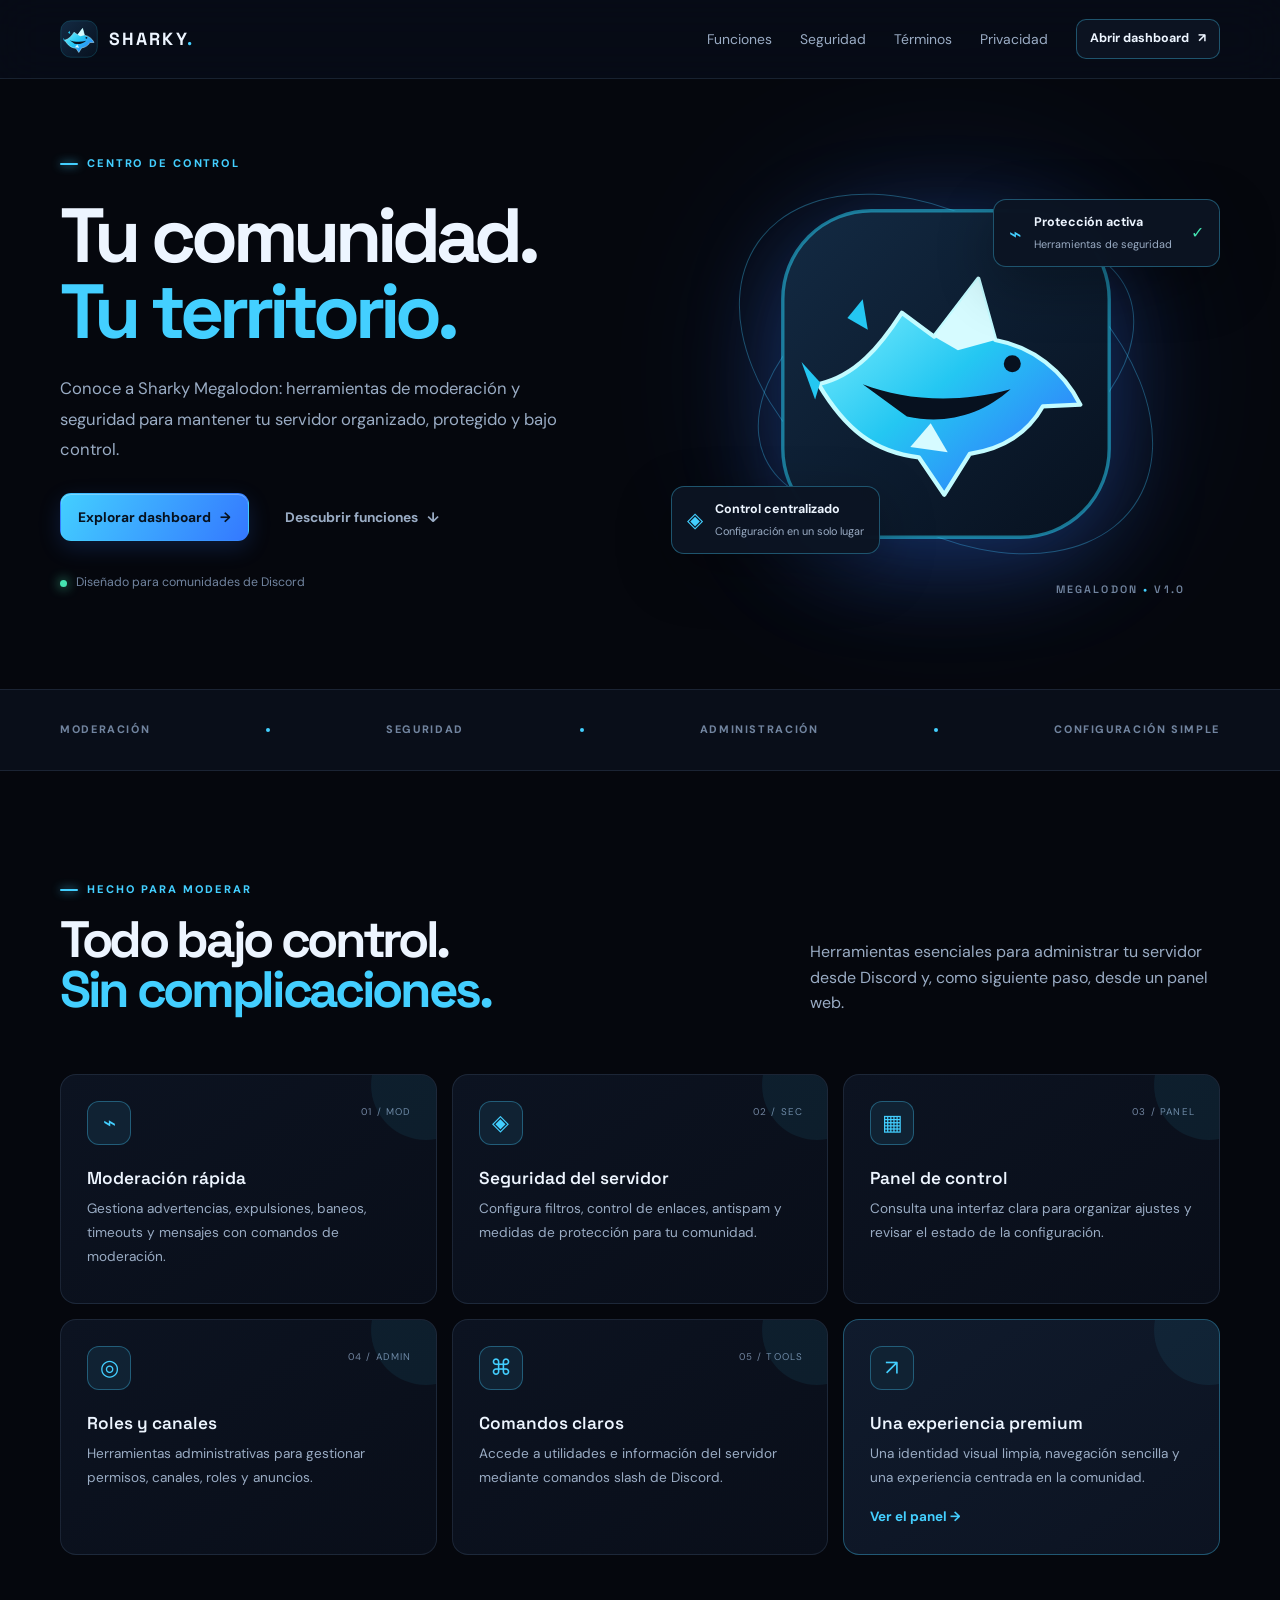
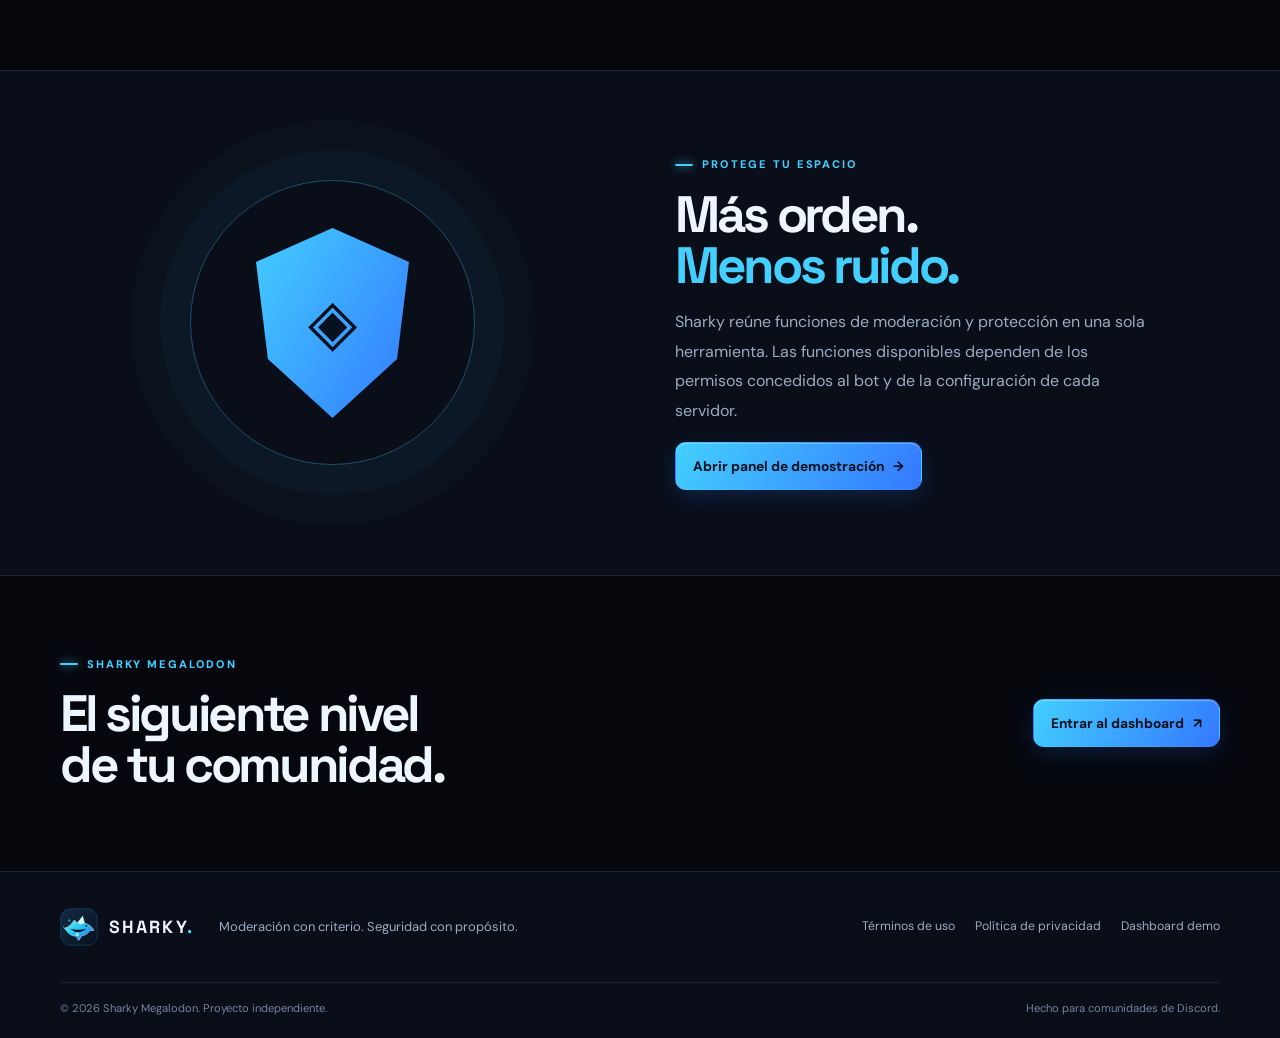
<file: index.html>
<!doctype html>
<html lang="es">
<head>
  <meta charset="utf-8"><meta name="viewport" content="width=device-width,initial-scale=1">
  <meta name="theme-color" content="#07111f"><meta name="description" content="Sharky Megalodon: moderación, seguridad y administración para tu comunidad de Discord.">
  <title>Sharky — Controla tu comunidad</title><link rel="icon" href="shark.svg" type="image/svg+xml"><link rel="stylesheet" href="styles.css">
</head>
<body>
<header class="nav-wrap"><nav class="nav container"><a class="brand" href="index.html"><img src="shark.svg" alt="" class="brand-icon"><span>SHARKY<span class="brand-light">.</span></span></a><button class="nav-toggle" aria-label="Abrir menú" aria-expanded="false">☰</button><div class="nav-links"><a href="#features">Funciones</a><a href="#security">Seguridad</a><a href="terms.html">Términos</a><a href="privacy.html">Privacidad</a><a class="btn btn-small btn-outline" href="dashboard.html">Abrir dashboard <span>↗</span></a></div></nav></header>
<main>
<section class="hero container"><div class="hero-copy"><div class="eyebrow"><span class="pulse"></span> MODERACIÓN CON MÁS CONTROL</div><h1>Tu comunidad.<br><span>Tu territorio.</span></h1><p class="hero-text">Conoce a Sharky Megalodon: herramientas de moderación y seguridad para mantener tu servidor organizado, protegido y bajo control.</p><div class="hero-actions"><a class="btn btn-primary" href="dashboard.html">Explorar dashboard <span>→</span></a><a class="btn btn-quiet" href="#features">Descubrir funciones <span>↓</span></a></div><div class="hero-note"><span class="status-dot"></span> Diseñado para comunidades de Discord</div></div>
<div class="hero-art"><div class="orbit orbit-one"></div><div class="orbit orbit-two"></div><div class="hero-glow"></div><img src="shark.svg" alt="Emblema de tiburón de Sharky" class="hero-shark"><div class="floating-card card-top"><span class="mini-icon">⌁</span><div><b>Protección activa</b><small>Herramientas de seguridad</small></div><span class="check">✓</span></div><div class="floating-card card-bottom"><span class="mini-icon">◈</span><div><b>Control centralizado</b><small>Configuración en un solo lugar</small></div></div><div class="art-label">MEGALODON <span>•</span> V1.0</div></div></section>
<section class="trust-strip"><div class="container trust-inner"><span>MODERACIÓN</span><i></i><span>SEGURIDAD</span><i></i><span>ADMINISTRACIÓN</span><i></i><span>CONFIGURACIÓN SIMPLE</span></div></section>
<section id="features" class="section container"><div class="section-heading"><div><div class="eyebrow">HECHO PARA MODERAR</div><h2>Todo bajo control.<br><span>Sin complicaciones.</span></h2></div><p>Herramientas esenciales para administrar tu servidor desde Discord y, como siguiente paso, desde un panel web.</p></div><div class="feature-grid"><article class="feature-card"><div class="feature-icon">⌁</div><h3>Moderación rápida</h3><p>Gestiona advertencias, expulsiones, baneos, timeouts y mensajes con comandos de moderación.</p><span class="feature-tag">01 / MOD</span></article><article class="feature-card"><div class="feature-icon">◈</div><h3>Seguridad del servidor</h3><p>Configura filtros, control de enlaces, antispam y medidas de protección para tu comunidad.</p><span class="feature-tag">02 / SEC</span></article><article class="feature-card"><div class="feature-icon">▦</div><h3>Panel de control</h3><p>Consulta una interfaz clara para organizar ajustes y revisar el estado de la configuración.</p><span class="feature-tag">03 / PANEL</span></article><article class="feature-card"><div class="feature-icon">◎</div><h3>Roles y canales</h3><p>Herramientas administrativas para gestionar permisos, canales, roles y anuncios.</p><span class="feature-tag">04 / ADMIN</span></article><article class="feature-card"><div class="feature-icon">⌘</div><h3>Comandos claros</h3><p>Accede a utilidades e información del servidor mediante comandos slash de Discord.</p><span class="feature-tag">05 / TOOLS</span></article><article class="feature-card feature-card-accent"><div class="feature-icon">↗</div><h3>Una experiencia premium</h3><p>Una identidad visual limpia, navegación sencilla y una experiencia centrada en la comunidad.</p><a href="dashboard.html" class="text-link">Ver el panel <span>→</span></a></article></div></section>
<section id="security" class="security-section"><div class="container security-layout"><div class="security-symbol"><div class="shield">◈</div><div class="security-ring"></div></div><div><div class="eyebrow">PROTEGE TU ESPACIO</div><h2>Más orden.<br><span>Menos ruido.</span></h2><p>Sharky reúne funciones de moderación y protección en una sola herramienta. Las funciones disponibles dependen de los permisos concedidos al bot y de la configuración de cada servidor.</p><a class="btn btn-primary" href="dashboard.html">Abrir panel de demostración <span>→</span></a></div></div></section>
<section class="cta container"><div><div class="eyebrow">SHARKY MEGALODON</div><h2>El siguiente nivel<br>de tu comunidad.</h2></div><a class="btn btn-primary" href="dashboard.html">Entrar al dashboard <span>↗</span></a></section>
</main><footer class="footer"><div class="container footer-main"><a class="brand" href="index.html"><img src="shark.svg" alt="" class="brand-icon"><span>SHARKY<span class="brand-light">.</span></span></a><p>Moderación con criterio. Seguridad con propósito.</p><div class="footer-links"><a href="terms.html">Términos de uso</a><a href="privacy.html">Política de privacidad</a><a href="dashboard.html">Dashboard demo</a></div></div><div class="container footer-bottom"><span>© <span data-year></span> Sharky Megalodon. Proyecto independiente.</span><span>Hecho para comunidades de Discord.</span></div></footer><script src="app.js"></script></body></html>
</file>
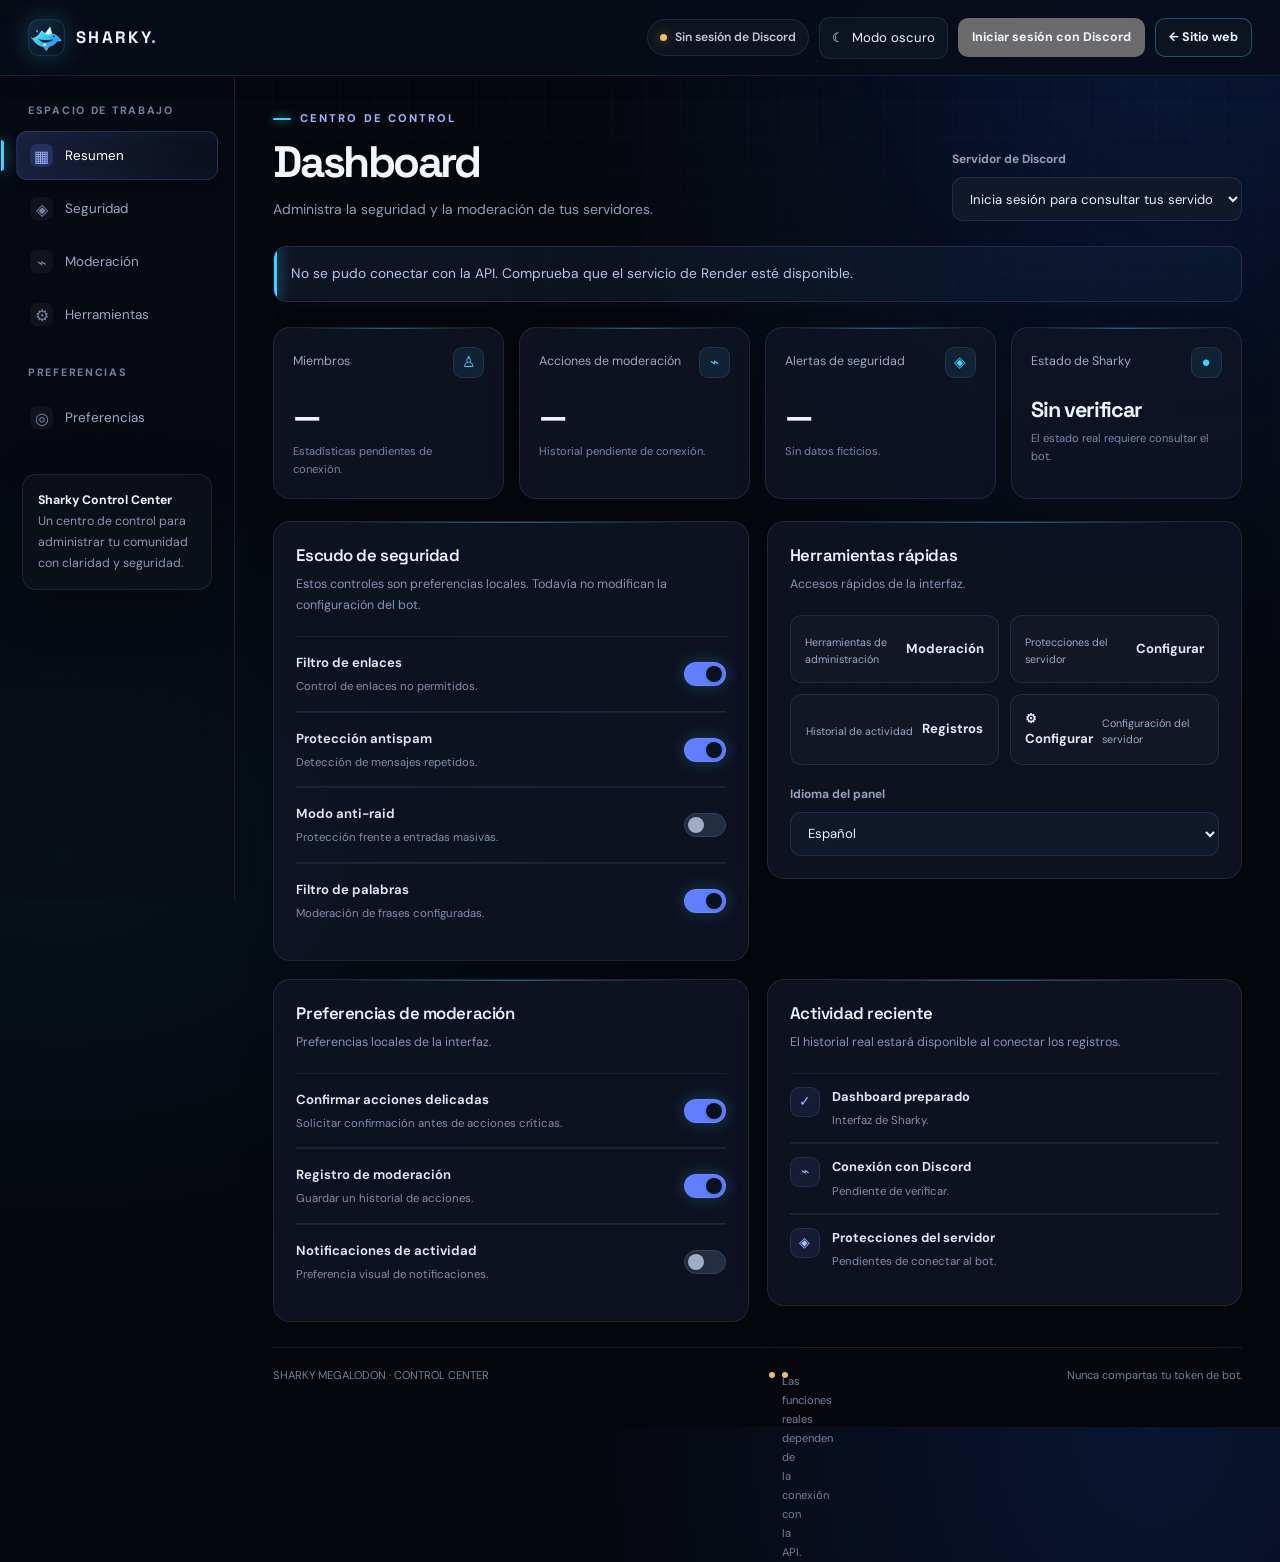
<file: dashboard.html>
<!doctype html>
<html lang="es">
<head>
    <meta charset="utf-8">
    <meta name="viewport" content="width=device-width, initial-scale=1">
    <meta name="theme-color" content="#080b14">
    <meta name="description" content="Sharky Control Center: administra la seguridad y moderación de tus servidores de Discord.">

    <title>Dashboard — Sharky</title>

    <link rel="icon" href="shark.svg" type="image/svg+xml">
    <link rel="stylesheet" href="styles.css">

    <style>
        /* Mejoras complementarias. El diseño principal permanece en styles.css. */

        :root {
            --shark-accent: #6c8cff;
            --shark-accent-light: #9db4ff;
            --shark-cyan: #63e6ff;
            --shark-success: #54e6a5;
            --shark-danger: #ff7285;
            --shark-border: rgba(151, 177, 255, .13);
            --shark-surface: rgba(16, 22, 39, .76);
        }

        html {
            scroll-behavior: smooth;
            scroll-padding-top: 100px;
        }

        body.app-shell {
            min-height: 100vh;
        }

        button, select, input {
            font: inherit;
        }

        button:focus-visible,
        a:focus-visible,
        select:focus-visible,
        input:focus-visible {
            outline: 2px solid var(--shark-cyan);
            outline-offset: 4px;
        }

        [hidden] {
            display: none !important;
        }

        .app-top {
            position: sticky;
            top: 0;
            z-index: 50;
            backdrop-filter: blur(22px);
            -webkit-backdrop-filter: blur(22px);
            border-bottom: 1px solid var(--shark-border);
        }

        .app-brand {
            text-decoration: none;
        }

        .brand-light {
            color: var(--shark-accent-light);
        }

        .top-actions {
            display: flex;
            align-items: center;
            justify-content: flex-end;
            gap: 10px;
            flex-wrap: wrap;
        }

        .connection-pill {
            display: inline-flex;
            align-items: center;
            gap: 8px;
            padding: 8px 12px;
            border: 1px solid var(--shark-border);
            border-radius: 999px;
            background: rgba(255, 255, 255, .035);
            color: #bdc9df;
            font-size: .76rem;
            font-weight: 600;
        }

        .connection-dot {
            width: 7px;
            height: 7px;
            border-radius: 50%;
            background: #f5bd62;
            box-shadow: 0 0 12px rgba(245, 189, 98, .5);
        }

        .app-layout {
            display: grid;
            grid-template-columns: 235px minmax(0, 1fr);
            min-height: calc(100vh - 70px);
        }

        .sidebar {
            position: sticky;
            top: 76px;
            align-self: start;
            height: calc(100vh - 76px);
            overflow-y: auto;
            border-right: 1px solid var(--shark-border);
            background: rgba(8, 12, 23, .5);
            padding: 26px 16px;
        }

        .side-label {
            padding: 0 12px;
            margin-bottom: 12px;
            color: #71819d;
            font-size: .67rem;
            font-weight: 800;
            letter-spacing: .16em;
        }

        .side-link {
            width: 100%;
            display: flex;
            align-items: center;
            gap: 12px;
            padding: 12px 13px;
            margin: 4px 0;
            border: 1px solid transparent;
            border-radius: 11px;
            background: transparent;
            color: #9aa9c3;
            text-align: left;
            cursor: pointer;
            transition: background .2s, color .2s, border-color .2s;
        }

        .side-link > span {
            display: inline-grid;
            place-items: center;
            width: 23px;
            height: 23px;
            border-radius: 7px;
            background: rgba(255, 255, 255, .045);
            font-size: 1rem;
        }

        .side-link:hover {
            background: rgba(255, 255, 255, .045);
            color: #fff;
        }

        .side-link.active {
            color: #fff;
            background: linear-gradient(100deg, rgba(108, 140, 255, .18), rgba(108, 140, 255, .045));
            border-color: rgba(108, 140, 255, .2);
        }

        .side-link.active > span {
            background: rgba(108, 140, 255, .18);
            color: var(--shark-accent-light);
        }

        .sidebar-note {
            margin-top: 32px;
            padding: 15px;
            border: 1px solid var(--shark-border);
            border-radius: 14px;
            background: rgba(255, 255, 255, .025);
            color: #8999b5;
            font-size: .77rem;
            line-height: 1.7;
        }

        .app-main {
            width: 100%;
            min-width: 0;
            max-width: 1600px;
            margin: 0 auto;
            padding: 34px clamp(18px, 3vw, 42px) 42px;
        }

        .app-heading {
            display: flex;
            align-items: flex-end;
            justify-content: space-between;
            gap: 24px;
            margin-bottom: 25px;
        }

        .eyebrow {
            margin-bottom: 9px;
            color: var(--shark-accent-light);
            font-size: .7rem;
            font-weight: 800;
            letter-spacing: .18em;
        }

        .app-heading h1 {
            margin: 0;
            color: #f4f6ff;
            font-size: clamp(2rem, 4vw, 2.75rem);
            font-weight: 800;
            letter-spacing: -.055em;
        }

        .app-heading p {
            margin: 10px 0 0;
            color: #8f9db8;
            line-height: 1.7;
        }

        .server-picker {
            width: min(100%, 290px);
            flex-shrink: 0;
        }

        .field-label {
            display: block;
            margin-bottom: 8px;
            color: #91a1bd;
            font-size: .75rem;
            font-weight: 700;
        }

        .server-select,
        .input-control {
            min-height: 44px;
            padding: 0 13px;
            border: 1px solid var(--shark-border);
            border-radius: 11px;
            background: #11182a;
            color: #eaf0ff;
        }

        .server-select {
            width: 100%;
        }

        .server-select option,
        .input-control option {
            background: #11182a;
            color: #fff;
        }

        .notice {
            padding: 15px 17px;
            margin-bottom: 25px;
            border: 1px solid rgba(108, 140, 255, .19);
            border-radius: 13px;
            background: linear-gradient(105deg, rgba(108, 140, 255, .10), rgba(99, 230, 255, .035));
            color: #b6c5e4;
            font-size: .86rem;
            line-height: 1.7;
        }

        .notice b {
            color: #edf1ff;
        }

        .notice.error {
            border-color: rgba(255, 114, 133, .3);
            background: rgba(255, 114, 133, .07);
        }

        .notice.success {
            border-color: rgba(84, 230, 165, .25);
            background: rgba(84, 230, 165, .06);
        }

        .user-session {
            display: flex;
            align-items: center;
            gap: 12px;
            margin-bottom: 25px;
            padding: 13px 15px;
            border: 1px solid var(--shark-border);
            border-radius: 14px;
            background: rgba(255, 255, 255, .025);
        }

        .user-session img {
            width: 43px;
            height: 43px;
            border-radius: 50%;
            object-fit: cover;
            border: 2px solid rgba(108, 140, 255, .4);
        }

        .user-session small {
            display: block;
            margin-bottom: 4px;
            color: #8d9fbc;
            font-size: .67rem;
            letter-spacing: .1em;
        }

        .user-session strong {
            color: #edf2ff;
            font-size: .9rem;
        }

        .stats-grid {
            display: grid;
            grid-template-columns: repeat(4, minmax(0, 1fr));
            gap: 15px;
            margin-bottom: 22px;
        }

        .stat-card,
        .panel-card {
            min-width: 0;
            border: 1px solid var(--shark-border);
            border-radius: 17px;
            background: var(--shark-surface);
            box-shadow: 0 12px 36px rgba(0, 0, 0, .10);
        }

        .stat-card {
            position: relative;
            overflow: hidden;
            padding: 19px;
        }

        .stat-card::after {
            position: absolute;
            right: -30px;
            bottom: -45px;
            width: 105px;
            height: 105px;
            border-radius: 50%;
            background: rgba(108, 140, 255, .055);
            content: "";
            pointer-events: none;
        }

        .stat-top {
            display: flex;
            align-items: center;
            justify-content: space-between;
            gap: 10px;
            color: #9aa9c4;
            font-size: .78rem;
        }

        .stat-icon {
            display: grid;
            place-items: center;
            width: 34px;
            height: 34px;
            border: 1px solid rgba(108, 140, 255, .17);
            border-radius: 10px;
            background: rgba(108, 140, 255, .09);
            color: #a6bbff;
            font-size: 1rem;
        }

        .stat-number {
            margin-top: 19px;
            color: #f2f5ff;
            font-size: clamp(1.55rem, 2.6vw, 2rem);
            font-weight: 800;
            letter-spacing: -.045em;
            overflow-wrap: anywhere;
        }

        .stat-foot {
            margin-top: 8px;
            color: #7888a5;
            font-size: .7rem;
            line-height: 1.6;
        }

        .panel-grid {
            display: grid;
            grid-template-columns: repeat(2, minmax(0, 1fr));
            gap: 18px;
            align-items: start;
        }

        .panel-card {
            padding: 22px;
            scroll-margin-top: 100px;
        }

        .panel-card h2 {
            margin: 0;
            color: #edf1ff;
            font-size: 1.05rem;
            letter-spacing: -.025em;
        }

        .panel-sub {
            margin: 8px 0 20px;
            color: #8594b0;
            font-size: .78rem;
            line-height: 1.7;
        }

        .section-badge {
            display: inline-flex;
            align-items: center;
            gap: 6px;
            margin-left: 8px;
            padding: 4px 7px;
            border: 1px solid var(--shark-border);
            border-radius: 6px;
            color: #8fa0bd;
            font-size: .6rem;
            font-weight: 700;
            letter-spacing: .05em;
            vertical-align: middle;
        }

        .setting-row {
            display: flex;
            align-items: center;
            justify-content: space-between;
            gap: 15px;
            padding: 15px 0;
            border-top: 1px solid rgba(151, 177, 255, .09);
        }

        .setting-row > div {
            min-width: 0;
        }

        .setting-row b {
            display: block;
            color: #dfe7fb;
            font-size: .82rem;
            font-weight: 650;
        }

        .setting-row small {
            display: block;
            margin-top: 5px;
            color: #8190aa;
            font-size: .71rem;
            line-height: 1.55;
        }

        .switch {
            position: relative;
            flex-shrink: 0;
            width: 42px;
            height: 24px;
            appearance: none;
            -webkit-appearance: none;
            border: 1px solid #36425a;
            border-radius: 999px;
            background: #242e42;
            cursor: pointer;
            transition: background .2s, border-color .2s;
        }

        .switch::before {
            position: absolute;
            top: 3px;
            left: 3px;
            width: 16px;
            height: 16px;
            border-radius: 50%;
            background: #a0aec4;
            content: "";
            transition: transform .2s, background .2s;
        }

        .switch:checked {
            border-color: rgba(108, 140, 255, .8);
            background: #5f7fff;
        }

        .switch:checked::before {
            transform: translateX(18px);
            background: #fff;
        }

        .quick-actions {
            display: grid;
            grid-template-columns: repeat(2, minmax(0, 1fr));
            gap: 11px;
        }

        .btn-muted {
            min-width: 0;
            padding: 14px;
            border: 1px solid var(--shark-border);
            border-radius: 12px;
            background: rgba(255, 255, 255, .025);
            color: #dfe7fb;
            text-align: left;
            font-size: .82rem;
            font-weight: 700;
            cursor: pointer;
            transition: border-color .2s, background .2s, transform .2s;
        }

        .btn-muted:hover {
            transform: translateY(-2px);
            border-color: rgba(108, 140, 255, .4);
            background: rgba(108, 140, 255, .075);
        }

        .btn-muted span {
            display: block;
            margin-top: 7px;
            color: #8190aa;
            font-size: .69rem;
            font-weight: 400;
            line-height: 1.5;
        }

        .activity-item {
            display: flex;
            align-items: flex-start;
            gap: 12px;
            padding: 13px 0;
            border-top: 1px solid rgba(151, 177, 255, .09);
        }

        .activity-mark {
            display: grid;
            place-items: center;
            flex-shrink: 0;
            width: 30px;
            height: 30px;
            border-radius: 9px;
            background: rgba(108, 140, 255, .09);
            color: #a6bbff;
        }

        .activity-item b {
            display: block;
            color: #dfe7fb;
            font-size: .8rem;
        }

        .activity-item small {
            display: block;
            margin-top: 5px;
            color: #8190aa;
            font-size: .71rem;
            line-height: 1.5;
        }

        .activity-placeholder {
            color: #8594b0;
            font-size: .8rem;
            line-height: 1.7;
        }

        .panel-footer {
            display: flex;
            justify-content: space-between;
            align-items: center;
            flex-wrap: wrap;
            gap: 10px;
            margin-top: 25px;
            padding-top: 18px;
            border-top: 1px solid var(--shark-border);
            color: #71819d;
            font-size: .7rem;
            line-height: 1.7;
        }

        .footer-status {
            display: inline-flex;
            align-items: center;
            gap: 7px;
        }

        .footer-status span {
            width: 6px;
            height: 6px;
            border-radius: 50%;
            background: #f5bd62;
        }

        .mobile-nav-label {
            display: none;
        }

        @media (max-width: 1100px) {
            .stats-grid {
                grid-template-columns: repeat(2, minmax(0, 1fr));
            }

            .app-layout {
                grid-template-columns: 205px minmax(0, 1fr);
            }

            .sidebar {
                padding-right: 12px;
                padding-left: 12px;
            }
        }

        @media (max-width: 760px) {
            .app-layout {
                display: block;
            }

            .sidebar {
                position: static;
                display: flex;
                align-items: center;
                gap: 7px;
                height: auto;
                overflow-x: auto;
                overflow-y: hidden;
                padding: 12px 15px;
                border-right: 0;
                border-bottom: 1px solid var(--shark-border);
            }

            .sidebar .side-label,
            .sidebar .sidebar-note {
                display: none;
            }

            .side-link {
                width: auto;
                flex-shrink: 0;
                margin: 0;
                padding: 10px 12px;
                font-size: .77rem;
            }

            .side-link > span {
                width: 20px;
                height: 20px;
            }

            .app-main {
                padding: 25px 16px 32px;
            }

            .app-heading {
                align-items: stretch;
                flex-direction: column;
                gap: 20px;
            }

            .server-picker {
                width: 100%;
            }

            .panel-grid {
                grid-template-columns: minmax(0, 1fr);
            }

            .app-top {
                padding: 12px 15px;
            }

            .top-actions {
                gap: 7px;
            }

            .connection-pill {
                font-size: .69rem;
            }
        }

        @media (max-width: 460px) {
            .stats-grid {
                grid-template-columns: minmax(0, 1fr);
                gap: 11px;
            }

            .stat-card {
                padding: 16px;
            }

            .stat-number {
                margin-top: 12px;
            }

            .quick-actions {
                grid-template-columns: minmax(0, 1fr);
            }

            .panel-card {
                padding: 17px;
            }

            .app-heading h1 {
                font-size: 2rem;
            }
        }

        @media (prefers-reduced-motion: reduce) {
            *,
            *::before,
            *::after {
                scroll-behavior: auto !important;
                animation-duration: .01ms !important;
                animation-iteration-count: 1 !important;
                transition-duration: .01ms !important;
            }
        }
    </style>
</head>

<body class="app-shell">

<header class="app-top">
    <a class="app-brand" href="index.html" aria-label="Sharky, volver al inicio">
        <img src="shark.svg" alt="Sharky" width="34" height="34">
        <span>SHARKY<span class="brand-light">.</span></span>
    </a>

    <div class="top-actions">
        <span class="connection-pill">
            <span class="connection-dot" aria-hidden="true"></span>
            <span id="discord-status" role="status" aria-live="polite">Comprobando conexión...</span>
        </span>

        <button
            class="btn btn-small"
            id="discord-login"
            type="button"
            onclick="window.location.href='https://sharkydashboardapi.onrender.com/login'">
            Iniciar sesión con Discord
        </button>

        <button
            class="btn btn-small btn-outline"
            id="discord-logout"
            type="button"
            data-discord-logout
            hidden>
            Cerrar sesión
        </button>

        <a class="btn btn-small btn-outline" href="index.html">
            ← Sitio web
        </a>
    </div>
</header>

<div class="app-layout">

    <aside class="sidebar" aria-label="Navegación del dashboard">

        <div class="side-label">WORKSPACE</div>

        <button class="side-link active" type="button" data-section-link="overview" aria-current="page">
            <span aria-hidden="true">▦</span> Resumen
        </button>

        <button class="side-link" type="button" data-section-link="security-settings">
            <span aria-hidden="true">◈</span> Seguridad
        </button>

        <button class="side-link" type="button" data-section-link="moderation-settings">
            <span aria-hidden="true">⌁</span> Moderación
        </button>

        <button class="side-link" type="button" data-section-link="quick-panel">
            <span aria-hidden="true">⚙</span> Herramientas
        </button>

        <div class="side-label" style="margin-top:25px">
            PREFERENCIAS
        </div>

        <button class="side-link" type="button" data-section-link="preferences">
            <span aria-hidden="true">◎</span> Preferencias
        </button>

        <div class="sidebar-note">
            <b style="color:#c9dbe8">Sharky Control Center</b>
            <br>
            Un centro de control para administrar tu comunidad con claridad y seguridad.
        </div>

    </aside>

    <main class="app-main">

        <section class="app-heading" id="overview">

            <div>
                <div class="eyebrow">SHARKY CONTROL CENTER</div>

                <h1>Dashboard<span class="brand-light">.</span></h1>

                <p>Tu comunidad. Tus reglas. Todo bajo control.</p>
            </div>

            <div class="server-picker">
                <label for="server-select" class="field-label">
                    Servidor de Discord
                </label>

                <select
                    class="server-select"
                    id="server-select"
                    data-discord-servers
                    aria-label="Seleccionar servidor">

                    <option value="">
                        Inicia sesión para consultar tus servidores
                    </option>

                </select>
            </div>

        </section>

        <div class="notice" id="dashboard-notice" role="status" aria-live="polite">
            <b>Bienvenido a Sharky.</b>
            Inicia sesión con Discord para consultar los servidores que puedes administrar.
        </div>

        <div class="user-session" data-discord-user hidden>

            <img
                data-discord-avatar
                alt="Avatar de Discord"
                width="43"
                height="43"
                hidden>

            <div>
                <small>SESIÓN DE DISCORD</small>
                <strong data-discord-username></strong>
            </div>

        </div>

        <section class="stats-grid" aria-label="Estadísticas del servidor">

            <article class="stat-card">
                <div class="stat-top">
                    <span>Miembros</span>
                    <span class="stat-icon" aria-hidden="true">♙</span>
                </div>

                <div class="stat-number" id="member-count">—</div>

                <div class="stat-foot">Se mostrará cuando la API proporcione este dato.</div>
            </article>

            <article class="stat-card">
                <div class="stat-top">
                    <span>Acciones de moderación</span>
                    <span class="stat-icon" aria-hidden="true">⌁</span>
                </div>

                <div class="stat-number" id="moderation-count">—</div>

                <div class="stat-foot">Esperando el historial de moderación.</div>
            </article>

            <article class="stat-card">
                <div class="stat-top">
                    <span>Alertas de seguridad</span>
                    <span class="stat-icon" aria-hidden="true">◈</span>
                </div>

                <div class="stat-number" id="security-count">—</div>

                <div class="stat-foot">Sin alertas inventadas ni estadísticas simuladas.</div>
            </article>

            <article class="stat-card">
                <div class="stat-top">
                    <span>Estado de Sharky</span>
                    <span class="stat-icon" aria-hidden="true">●</span>
                </div>

                <div class="stat-number" id="bot-status" style="font-size:1.35rem">
                    Sin verificar
                </div>

                <div class="stat-foot">El estado real debe confirmarse desde el servicio del bot.</div>
            </article>

        </section>

        <div class="panel-grid">

            <section class="panel-card" id="security-settings">

                <h2>
                    Escudo de seguridad
                    <span class="section-badge">CONFIGURACIÓN</span>
                </h2>

                <p class="panel-sub">
                    Activa o desactiva tus preferencias visuales. Los cambios todavía no se envían al bot.
                </p>

                <div class="setting-row">
                    <div>
                        <b>Filtro de enlaces</b>
                        <small>Preferencia para controlar enlaces no permitidos.</small>
                    </div>

                    <input class="switch" type="checkbox" data-setting="links" data-label="Filtro de enlaces" checked aria-label="Filtro de enlaces">
                </div>

                <div class="setting-row">
                    <div>
                        <b>Protección antispam</b>
                        <small>Preferencia de detección de mensajes repetidos.</small>
                    </div>

                    <input class="switch" type="checkbox" data-setting="spam" data-label="Antispam" checked aria-label="Protección antispam">
                </div>

                <div class="setting-row">
                    <div>
                        <b>Modo anti-raid</b>
                        <small>Preferencia de protección ante entradas masivas.</small>
                    </div>

                    <input class="switch" type="checkbox" data-setting="raid" data-label="Modo anti-raid" aria-label="Modo anti-raid">
                </div>

                <div class="setting-row">
                    <div>
                        <b>Filtro de palabras</b>
                        <small>Preferencia de moderación de palabras configuradas.</small>
                    </div>

                    <input class="switch" type="checkbox" data-setting="words" data-label="Filtro de palabras" checked aria-label="Filtro de palabras">
                </div>

            </section>

            <section class="panel-card" id="quick-panel">

                <h2>Herramientas rápidas</h2>

                <p class="panel-sub">
                    Accede rápidamente a las áreas principales del centro de control.
                </p>

                <div class="quick-actions">

                    <button
                        class="btn-muted"
                        type="button"
                        data-demo-action="Las herramientas de moderación todavía no están conectadas al bot.">
                        ⌁ Moderación
                        <span>Herramientas de administración</span>
                    </button>

                    <button
                        class="btn-muted"
                        type="button"
                        data-demo-action="La configuración de seguridad todavía no está conectada al bot.">
                        ◈ Seguridad
                        <span>Protecciones del servidor</span>
                    </button>

                    <button
                        class="btn-muted"
                        type="button"
                        data-demo-action="El registro de auditoría estará disponible cuando conectemos los registros del bot.">
                        ▤ Registros
                        <span>Historial de actividad</span>
                    </button>

                    <button
                        class="btn-muted"
                        type="button"
                        data-demo-action="El asistente de configuración todavía está en desarrollo.">
                        ⚙ Configurar
                        <span>Configuración del servidor</span>
                    </button>

                </div>

                <div style="margin-top:20px">
                    <label for="demo-lang" class="field-label">Idioma del panel</label>

                    <select id="demo-lang" class="input-control" data-language style="width:100%">
                        <option value="es">Español</option>
                        <option value="en">English</option>
                        <option value="fr">Français</option>
                        <option value="pt">Português</option>
                    </select>
                </div>

            </section>

            <section class="panel-card" id="moderation-settings">

                <h2>Preferencias de moderación</h2>

                <p class="panel-sub">
                    Ajustes de la interfaz para facilitar la administración responsable.
                </p>

                <div class="setting-row">
                    <div>
                        <b>Confirmar acciones delicadas</b>
                        <small>Solicitar confirmación antes de acciones críticas.</small>
                    </div>

                    <input class="switch" type="checkbox" data-setting="confirm" data-label="Confirmación de acciones" checked aria-label="Confirmar acciones delicadas">
                </div>

                <div class="setting-row">
                    <div>
                        <b>Registro de moderación</b>
                        <small>Preferencia para conservar un historial de acciones.</small>
                    </div>

                    <input class="switch" type="checkbox" data-setting="logs" data-label="Registro de moderación" checked aria-label="Registro de moderación">
                </div>

                <div class="setting-row">
                    <div>
                        <b>Notificaciones de actividad</b>
                        <small>Preferencia visual para avisos de actividad.</small>
                    </div>

                    <input class="switch" type="checkbox" data-setting="notifications" data-label="Notificaciones" aria-label="Notificaciones de actividad">
                </div>

            </section>

            <section class="panel-card" id="preferences">

                <h2>Actividad reciente</h2>

                <p class="panel-sub">
                    Los eventos reales aparecerán cuando conectemos el sistema de registros.
                </p>

                <div class="activity-item">
                    <span class="activity-mark" aria-hidden="true">✓</span>

                    <div>
                        <b>Dashboard disponible</b>
                        <small>Interfaz de Sharky cargada.</small>
                    </div>
                </div>

                <div class="activity-item">
                    <span class="activity-mark" aria-hidden="true">⌁</span>

                    <div>
                        <b>Conexión con Discord</b>
                        <small>El estado se actualizará según la sesión.</small>
                    </div>
                </div>

                <div class="activity-item">
                    <span class="activity-mark" aria-hidden="true">◈</span>

                    <div>
                        <b>Protecciones del servidor</b>
                        <small>Pendientes de integración con el bot.</small>
                    </div>
                </div>

            </section>

        </div>

        <footer class="panel-footer">
            <span>SHARKY MEGALODON · CONTROL CENTER</span>

            <span class="footer-status">
                <span aria-hidden="true"></span>
                <span>Las funciones reales dependen de la conexión con la API.</span>
            </span>

            <span>Nunca compartas tu token de bot.</span>
        </footer>

    </main>

</div>

<script src="app.js"></script>

</body>
</html>
</file>
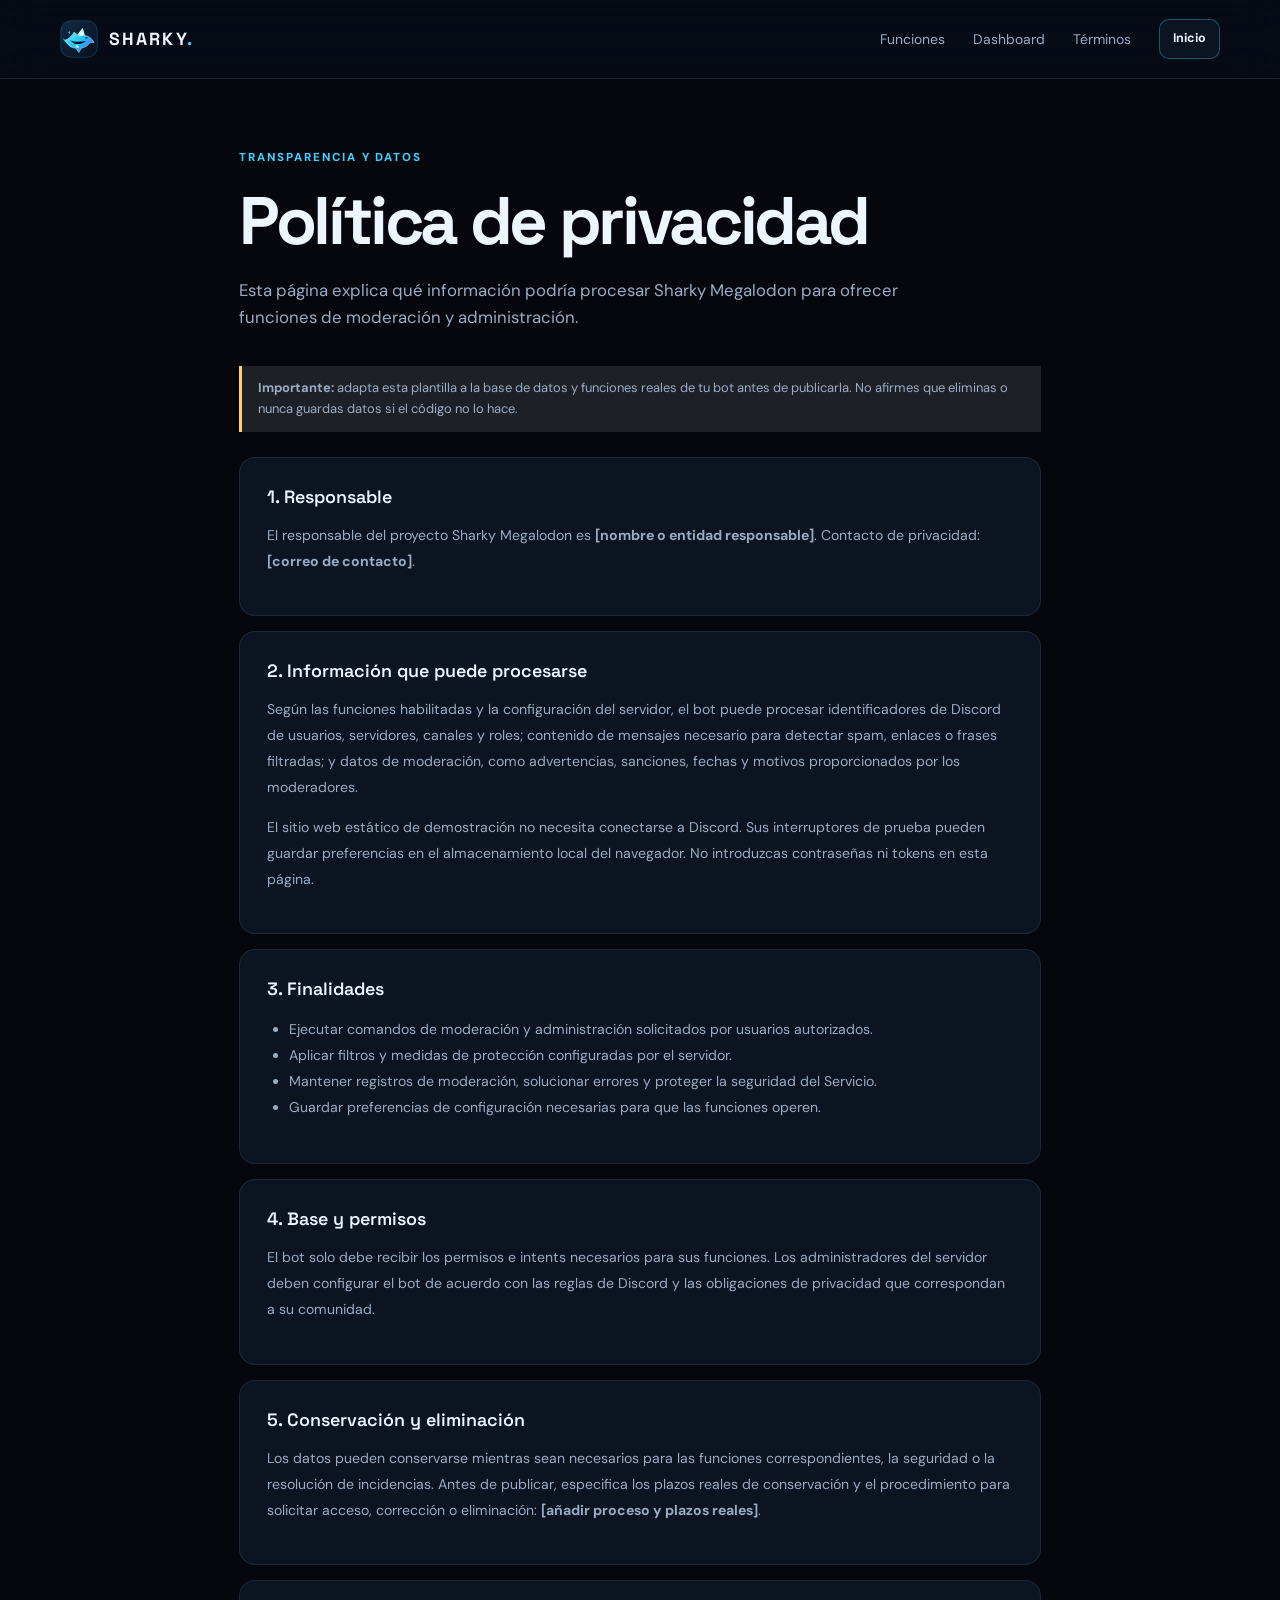
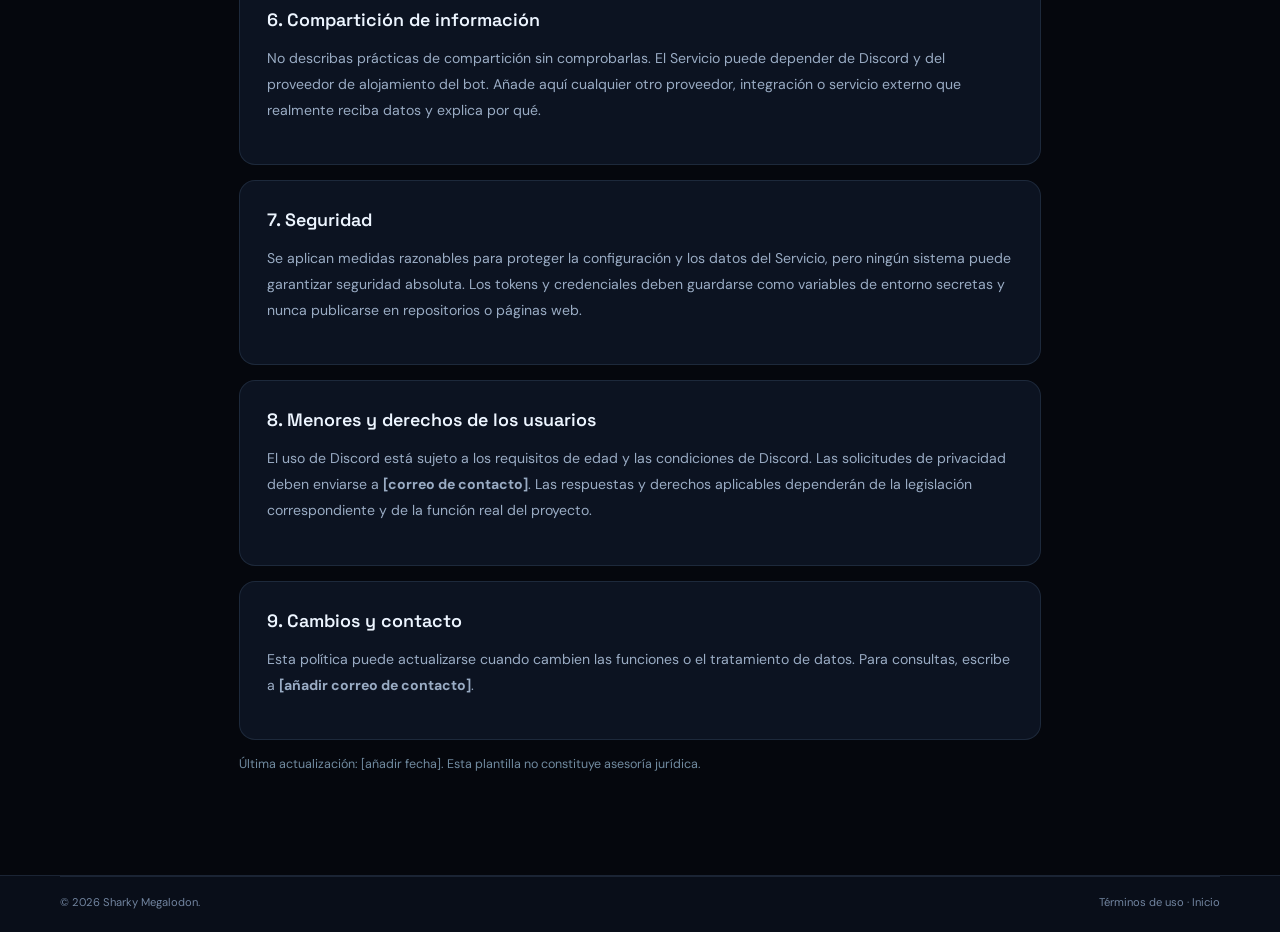
<file: privacy.html>
<!doctype html><html lang="es"><head><meta charset="utf-8"><meta name="viewport" content="width=device-width,initial-scale=1"><meta name="theme-color" content="#07111f"><title>Política de privacidad — Sharky</title><link rel="icon" href="shark.svg" type="image/svg+xml"><link rel="stylesheet" href="styles.css"></head><body><header class="nav-wrap"><nav class="nav container"><a class="brand" href="index.html"><img src="shark.svg" alt="" class="brand-icon"><span>SHARKY<span class="brand-light">.</span></span></a><button class="nav-toggle" aria-label="Abrir menú">☰</button><div class="nav-links"><a href="index.html#features">Funciones</a><a href="dashboard.html">Dashboard</a><a href="terms.html">Términos</a><a class="btn btn-small btn-outline" href="index.html">Inicio</a></div></nav></header><main class="legal-wrap"><div class="legal-kicker">TRANSPARENCIA Y DATOS</div><h1>Política de privacidad</h1><p class="legal-intro">Esta página explica qué información podría procesar Sharky Megalodon para ofrecer funciones de moderación y administración.</p><div class="legal-alert"><b>Importante:</b> adapta esta plantilla a la base de datos y funciones reales de tu bot antes de publicarla. No afirmes que eliminas o nunca guardas datos si el código no lo hace.</div><section class="legal-card"><h2>1. Responsable</h2><p>El responsable del proyecto Sharky Megalodon es <b>[nombre o entidad responsable]</b>. Contacto de privacidad: <b>[correo de contacto]</b>.</p></section><section class="legal-card"><h2>2. Información que puede procesarse</h2><p>Según las funciones habilitadas y la configuración del servidor, el bot puede procesar identificadores de Discord de usuarios, servidores, canales y roles; contenido de mensajes necesario para detectar spam, enlaces o frases filtradas; y datos de moderación, como advertencias, sanciones, fechas y motivos proporcionados por los moderadores.</p><p>El sitio web estático de demostración no necesita conectarse a Discord. Sus interruptores de prueba pueden guardar preferencias en el almacenamiento local del navegador. No introduzcas contraseñas ni tokens en esta página.</p></section><section class="legal-card"><h2>3. Finalidades</h2><ul><li>Ejecutar comandos de moderación y administración solicitados por usuarios autorizados.</li><li>Aplicar filtros y medidas de protección configuradas por el servidor.</li><li>Mantener registros de moderación, solucionar errores y proteger la seguridad del Servicio.</li><li>Guardar preferencias de configuración necesarias para que las funciones operen.</li></ul></section><section class="legal-card"><h2>4. Base y permisos</h2><p>El bot solo debe recibir los permisos e intents necesarios para sus funciones. Los administradores del servidor deben configurar el bot de acuerdo con las reglas de Discord y las obligaciones de privacidad que correspondan a su comunidad.</p></section><section class="legal-card"><h2>5. Conservación y eliminación</h2><p>Los datos pueden conservarse mientras sean necesarios para las funciones correspondientes, la seguridad o la resolución de incidencias. Antes de publicar, especifica los plazos reales de conservación y el procedimiento para solicitar acceso, corrección o eliminación: <b>[añadir proceso y plazos reales]</b>.</p></section><section class="legal-card"><h2>6. Compartición de información</h2><p>No describas prácticas de compartición sin comprobarlas. El Servicio puede depender de Discord y del proveedor de alojamiento del bot. Añade aquí cualquier otro proveedor, integración o servicio externo que realmente reciba datos y explica por qué.</p></section><section class="legal-card"><h2>7. Seguridad</h2><p>Se aplican medidas razonables para proteger la configuración y los datos del Servicio, pero ningún sistema puede garantizar seguridad absoluta. Los tokens y credenciales deben guardarse como variables de entorno secretas y nunca publicarse en repositorios o páginas web.</p></section><section class="legal-card"><h2>8. Menores y derechos de los usuarios</h2><p>El uso de Discord está sujeto a los requisitos de edad y las condiciones de Discord. Las solicitudes de privacidad deben enviarse a <b>[correo de contacto]</b>. Las respuestas y derechos aplicables dependerán de la legislación correspondiente y de la función real del proyecto.</p></section><section class="legal-card"><h2>9. Cambios y contacto</h2><p>Esta política puede actualizarse cuando cambien las funciones o el tratamiento de datos. Para consultas, escribe a <b>[añadir correo de contacto]</b>.</p></section><p style="color:#718ba0;font-size:.78rem">Última actualización: [añadir fecha]. Esta plantilla no constituye asesoría jurídica.</p></main><footer class="footer"><div class="container footer-bottom"><span>© <span data-year></span> Sharky Megalodon.</span><span><a href="terms.html">Términos de uso</a> · <a href="index.html">Inicio</a></span></div></footer><script src="app.js"></script></body></html>
</file>
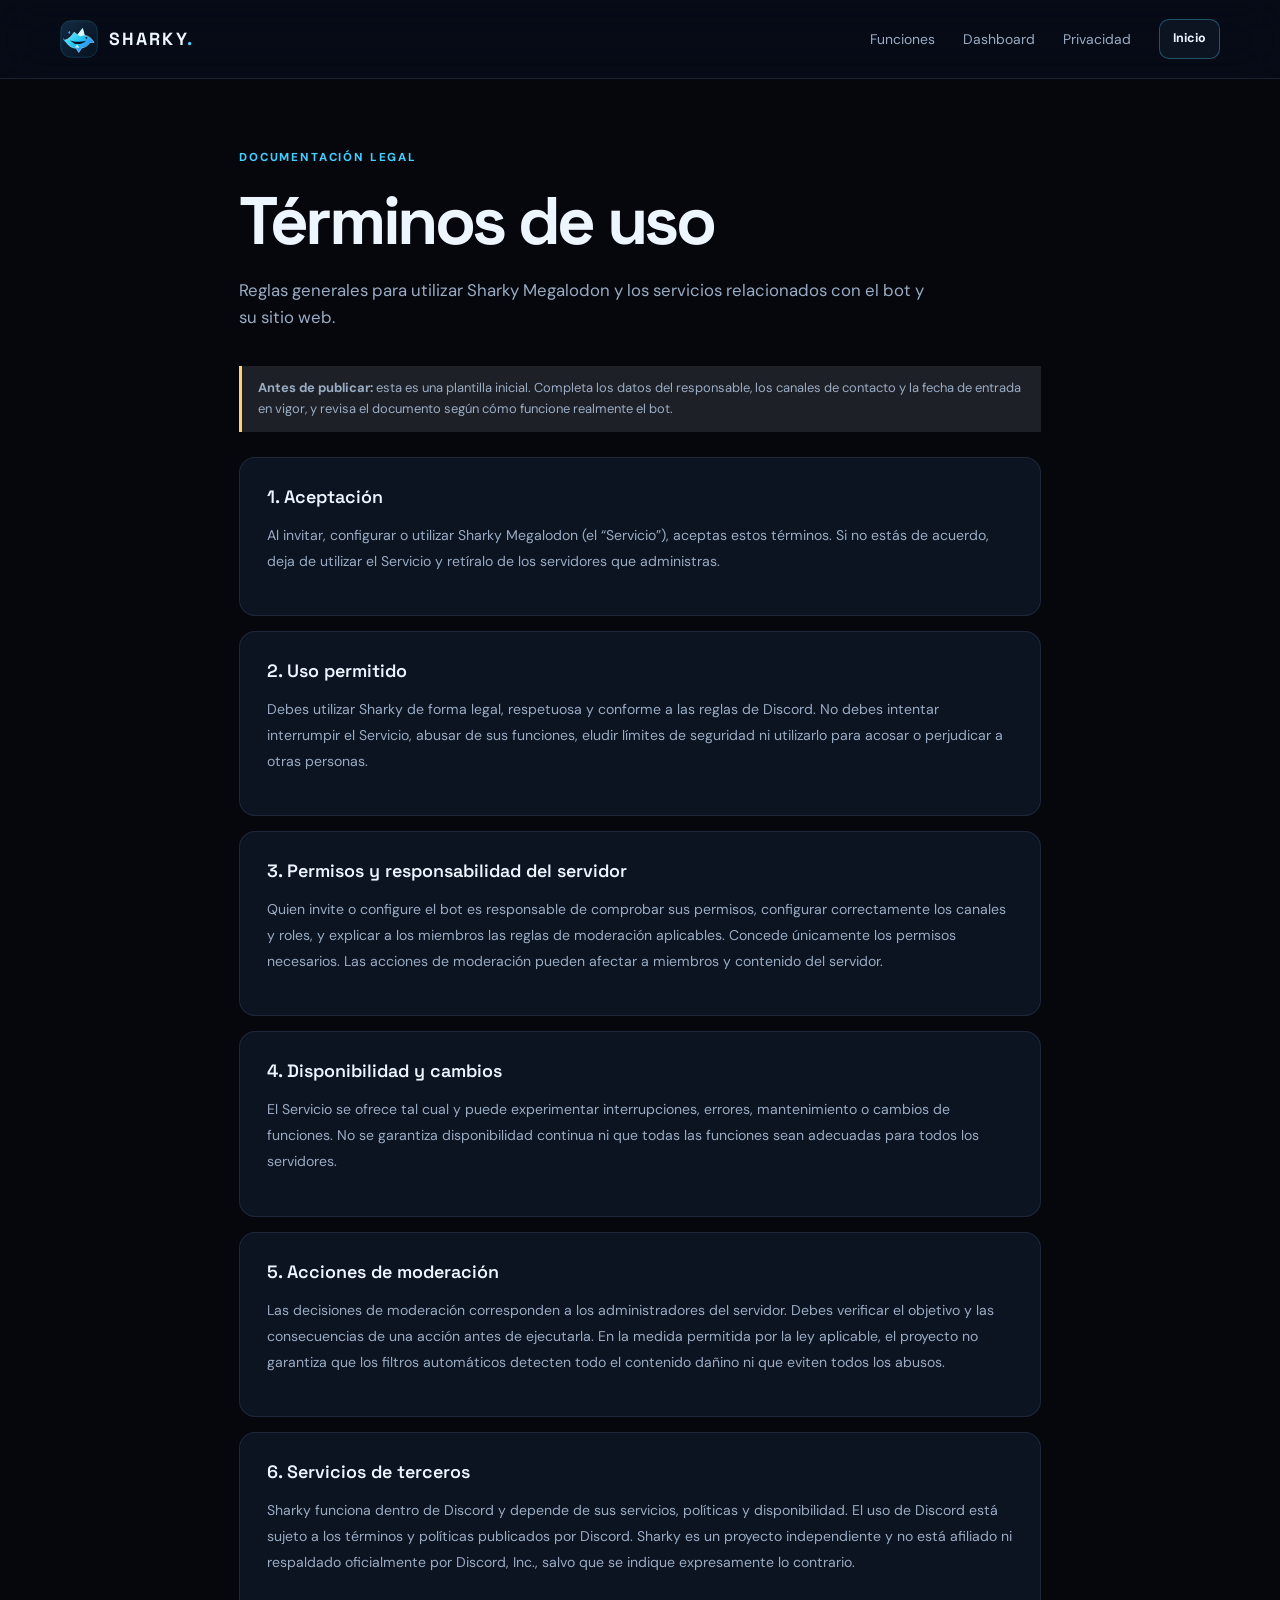
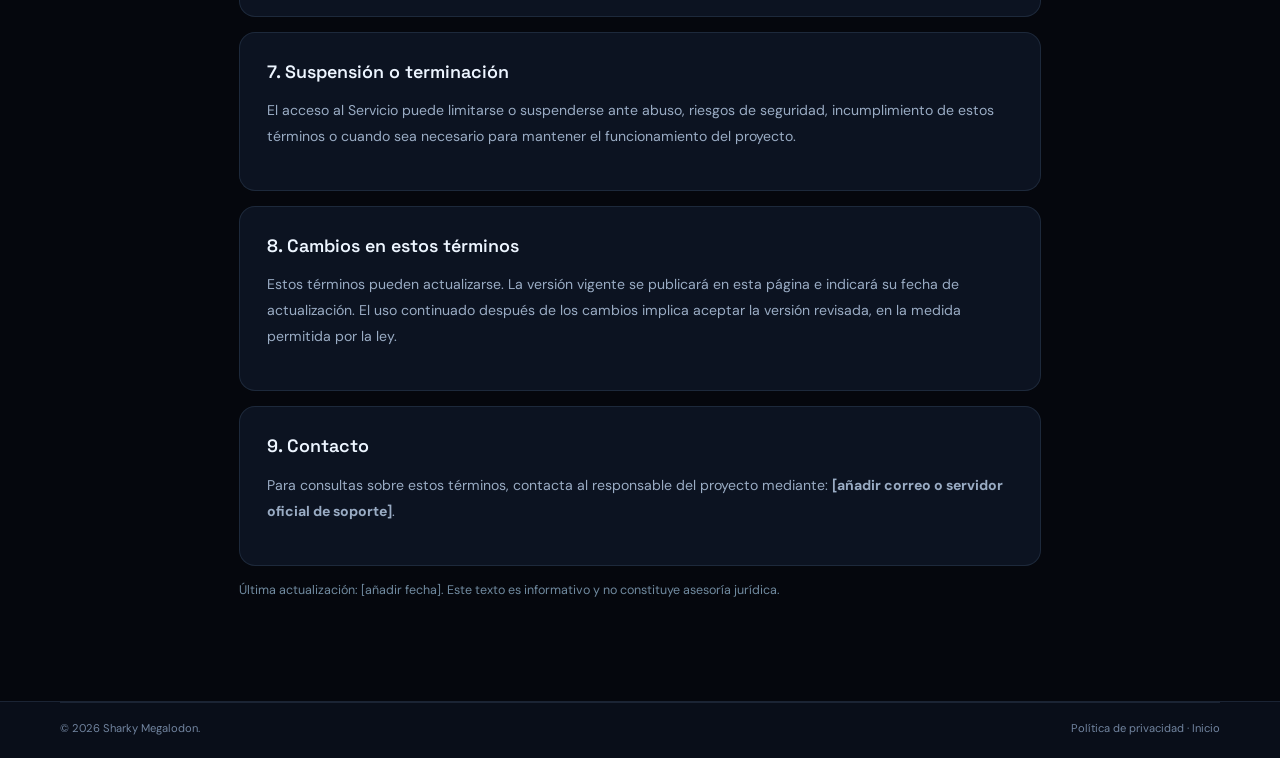
<file: terms.html>
<!doctype html><html lang="es"><head><meta charset="utf-8"><meta name="viewport" content="width=device-width,initial-scale=1"><meta name="theme-color" content="#07111f"><title>Términos de uso — Sharky</title><link rel="icon" href="shark.svg" type="image/svg+xml"><link rel="stylesheet" href="styles.css"></head><body><header class="nav-wrap"><nav class="nav container"><a class="brand" href="index.html"><img src="shark.svg" alt="" class="brand-icon"><span>SHARKY<span class="brand-light">.</span></span></a><button class="nav-toggle" aria-label="Abrir menú">☰</button><div class="nav-links"><a href="index.html#features">Funciones</a><a href="dashboard.html">Dashboard</a><a href="privacy.html">Privacidad</a><a class="btn btn-small btn-outline" href="index.html">Inicio</a></div></nav></header><main class="legal-wrap"><div class="legal-kicker">DOCUMENTACIÓN LEGAL</div><h1>Términos de uso</h1><p class="legal-intro">Reglas generales para utilizar Sharky Megalodon y los servicios relacionados con el bot y su sitio web.</p><div class="legal-alert"><b>Antes de publicar:</b> esta es una plantilla inicial. Completa los datos del responsable, los canales de contacto y la fecha de entrada en vigor, y revisa el documento según cómo funcione realmente el bot.</div><section class="legal-card"><h2>1. Aceptación</h2><p>Al invitar, configurar o utilizar Sharky Megalodon (el “Servicio”), aceptas estos términos. Si no estás de acuerdo, deja de utilizar el Servicio y retíralo de los servidores que administras.</p></section><section class="legal-card"><h2>2. Uso permitido</h2><p>Debes utilizar Sharky de forma legal, respetuosa y conforme a las reglas de Discord. No debes intentar interrumpir el Servicio, abusar de sus funciones, eludir límites de seguridad ni utilizarlo para acosar o perjudicar a otras personas.</p></section><section class="legal-card"><h2>3. Permisos y responsabilidad del servidor</h2><p>Quien invite o configure el bot es responsable de comprobar sus permisos, configurar correctamente los canales y roles, y explicar a los miembros las reglas de moderación aplicables. Concede únicamente los permisos necesarios. Las acciones de moderación pueden afectar a miembros y contenido del servidor.</p></section><section class="legal-card"><h2>4. Disponibilidad y cambios</h2><p>El Servicio se ofrece tal cual y puede experimentar interrupciones, errores, mantenimiento o cambios de funciones. No se garantiza disponibilidad continua ni que todas las funciones sean adecuadas para todos los servidores.</p></section><section class="legal-card"><h2>5. Acciones de moderación</h2><p>Las decisiones de moderación corresponden a los administradores del servidor. Debes verificar el objetivo y las consecuencias de una acción antes de ejecutarla. En la medida permitida por la ley aplicable, el proyecto no garantiza que los filtros automáticos detecten todo el contenido dañino ni que eviten todos los abusos.</p></section><section class="legal-card"><h2>6. Servicios de terceros</h2><p>Sharky funciona dentro de Discord y depende de sus servicios, políticas y disponibilidad. El uso de Discord está sujeto a los términos y políticas publicados por Discord. Sharky es un proyecto independiente y no está afiliado ni respaldado oficialmente por Discord, Inc., salvo que se indique expresamente lo contrario.</p></section><section class="legal-card"><h2>7. Suspensión o terminación</h2><p>El acceso al Servicio puede limitarse o suspenderse ante abuso, riesgos de seguridad, incumplimiento de estos términos o cuando sea necesario para mantener el funcionamiento del proyecto.</p></section><section class="legal-card"><h2>8. Cambios en estos términos</h2><p>Estos términos pueden actualizarse. La versión vigente se publicará en esta página e indicará su fecha de actualización. El uso continuado después de los cambios implica aceptar la versión revisada, en la medida permitida por la ley.</p></section><section class="legal-card"><h2>9. Contacto</h2><p>Para consultas sobre estos términos, contacta al responsable del proyecto mediante: <b>[añadir correo o servidor oficial de soporte]</b>.</p></section><p style="color:#718ba0;font-size:.78rem">Última actualización: [añadir fecha]. Este texto es informativo y no constituye asesoría jurídica.</p></main><footer class="footer"><div class="container footer-bottom"><span>© <span data-year></span> Sharky Megalodon.</span><span><a href="privacy.html">Política de privacidad</a> · <a href="index.html">Inicio</a></span></div></footer><script src="app.js"></script></body></html>
</file>
<file: styles.css>
@import url('https://fonts.googleapis.com/css2?family=DM+Sans:wght@400;500;600;700;800&family=Space+Grotesk:wght@400;500;600;700&display=swap');

/* ==========================================================
   SHARKY MEGALODON — PREMIUM DASHBOARD DESIGN SYSTEM
   Compatible con el dashboard.html actual.
   Temas: negro/azul y blanco/morado.
   ========================================================== */

:root {
    color-scheme: dark;

    --bg: #05070d;
    --bg-secondary: #090e19;
    --panel: #0c1321;
    --panel2: #101b2d;

    --text: #edf5ff;
    --muted: #9aacc4;
    --muted-2: #71849f;

    --cyan: #43cfff;
    --blue: #3478ff;
    --purple: #8d78ff;
    --green: #45e4b1;
    --red: #ff607d;
    --yellow: #ffd16e;

    --line: rgba(145, 184, 230, .13);
    --line-strong: rgba(67, 207, 255, .34);

    --glass: rgba(8, 13, 24, .84);
    --glass-strong: rgba(12, 20, 35, .96);

    --shadow:
        0 18px 55px rgba(0, 0, 0, .30);

    --shadow-glow:
        0 0 28px rgba(52, 120, 255, .12);

    --accent-gradient:
        linear-gradient(120deg, #43cfff, #3478ff);

    --radius-sm: 10px;
    --radius: 16px;
    --radius-lg: 23px;

    --max: 1160px;
    --ease: cubic-bezier(.2, .8, .2, 1);

    --duration: 220ms;
}

/* ==========================================================
   LIGHT MODE — WHITE / PURPLE
   Activated by: <html data-theme="light">
   ========================================================== */

:root[data-theme="light"] {
    color-scheme: light;

    --bg: #f7f6ff;
    --bg-secondary: #f0edff;
    --panel: #ffffff;
    --panel2: #f8f6ff;

    --text: #20143c;
    --muted: #655779;
    --muted-2: #887a9d;

    --cyan: #7950e8;
    --blue: #6840d9;
    --purple: #8b5cf6;
    --green: #087f63;
    --red: #d83258;
    --yellow: #946400;

    --line: rgba(94, 59, 153, .12);
    --line-strong: rgba(121, 80, 232, .32);

    --glass: rgba(255, 255, 255, .86);
    --glass-strong: rgba(255, 255, 255, .97);

    --shadow:
        0 16px 48px rgba(66, 39, 120, .09);

    --shadow-glow:
        0 0 28px rgba(121, 80, 232, .10);

    --accent-gradient:
        linear-gradient(120deg, #a78bfa, #7045e8);
}

/* ==========================================================
   RESET AND GLOBAL
   ========================================================== */

* {
    box-sizing: border-box;
}

html {
    scroll-behavior: smooth;
    scroll-padding-top: 100px;
}

body {
    margin: 0;
    min-height: 100vh;

    background: var(--bg);
    color: var(--text);

    font-family: 'DM Sans', sans-serif;
    line-height: 1.6;

    transition:
        background-color .35s ease,
        color .35s ease;
}

::selection {
    background: var(--cyan);
    color: #080b14;
}

button,
input,
select,
textarea {
    font: inherit;
}

button,
a,
select,
input {
    -webkit-tap-highlight-color: transparent;
}

button {
    color: inherit;
}

button:focus-visible,
a:focus-visible,
select:focus-visible,
input:focus-visible {
    outline: 2px solid var(--cyan);
    outline-offset: 4px;
}

a {
    color: inherit;
    text-decoration: none;
}

button:disabled {
    opacity: .55;
    cursor: not-allowed;
    transform: none !important;
}

img {
    max-width: 100%;
}

[hidden] {
    display: none !important;
}

/* ==========================================================
   ANIMATED BACKGROUND
   ========================================================== */

.app-shell {
    position: relative;
    isolation: isolate;
    min-height: 100vh;
    overflow-x: clip;

    background:
        radial-gradient(
            ellipse at 90% 0%,
            rgba(35, 101, 255, .15),
            transparent 36%
        ),
        radial-gradient(
            ellipse at 5% 60%,
            rgba(25, 196, 255, .055),
            transparent 35%
        ),
        var(--bg);
}

.app-shell::before {
    content: "";
    position: fixed;
    inset: 0;

    z-index: -1;
    pointer-events: none;

    background-image:
        linear-gradient(
            rgba(93, 163, 255, .035) 1px,
            transparent 1px
        ),
        linear-gradient(
            90deg,
            rgba(93, 163, 255, .035) 1px,
            transparent 1px
        );

    background-size: 34px 34px;

    mask-image:
        linear-gradient(
            to bottom,
            black,
            transparent 88%
        );

    animation: gridDrift 28s linear infinite;
}

.app-shell::after {
    content: "";
    position: fixed;

    width: 380px;
    height: 380px;

    top: -220px;
    right: -150px;

    border-radius: 50%;

    background: var(--blue);
    filter: blur(150px);

    opacity: .10;
    pointer-events: none;
    z-index: -1;

    animation: ambientGlow 12s ease-in-out infinite alternate;
}

@keyframes gridDrift {
    from {
        background-position: 0 0;
    }

    to {
        background-position: 34px 34px;
    }
}

@keyframes ambientGlow {
    from {
        transform: translate(0, 0) scale(1);
        opacity: .07;
    }

    to {
        transform: translate(-60px, 70px) scale(1.3);
        opacity: .16;
    }
}

:root[data-theme="light"] .app-shell {
    background:
        radial-gradient(
            ellipse at 90% 0%,
            rgba(139, 92, 246, .11),
            transparent 37%
        ),
        radial-gradient(
            ellipse at 5% 55%,
            rgba(167, 139, 250, .09),
            transparent 36%
        ),
        var(--bg);
}

:root[data-theme="light"] .app-shell::before {
    background-image:
        linear-gradient(
            rgba(121, 80, 232, .045) 1px,
            transparent 1px
        ),
        linear-gradient(
            90deg,
            rgba(121, 80, 232, .045) 1px,
            transparent 1px
        );
}

:root[data-theme="light"] .app-shell::after {
    opacity: .08;
}

/* ==========================================================
   DASHBOARD HEADER
   ========================================================== */

.app-top {
    min-height: 76px;

    display: flex;
    align-items: center;
    justify-content: space-between;
    gap: 16px;

    padding: 13px 28px;

    position: sticky;
    top: 0;
    z-index: 100;

    background: var(--glass);
    border-bottom: 1px solid var(--line);

    backdrop-filter: blur(24px);
    -webkit-backdrop-filter: blur(24px);

    box-shadow: 0 5px 28px rgba(0, 0, 0, .06);

    transition:
        background var(--duration),
        border-color var(--duration);
}

.app-brand {
    display: inline-flex;
    align-items: center;
    gap: 11px;

    flex-shrink: 0;

    font: 700 1.04rem 'Space Grotesk', sans-serif;
    letter-spacing: .14em;

    transition: transform 220ms var(--ease);
}

.app-brand:hover {
    transform: translateY(-1px);
}

.app-brand img {
    width: 37px;
    height: 37px;

    object-fit: contain;

    filter: drop-shadow(
        0 0 13px rgba(67, 207, 255, .25)
    );

    transition:
        filter 220ms ease,
        transform 220ms var(--ease);
}

.app-brand:hover img {
    transform: rotate(-5deg) scale(1.07);

    filter: drop-shadow(
        0 0 18px rgba(67, 207, 255, .48)
    );
}

.brand-light {
    color: var(--cyan);
}

/* ==========================================================
   BUTTON SYSTEM
   ========================================================== */

.btn,
.btn-muted,
.theme-switcher {
    position: relative;
    isolation: isolate;
    overflow: hidden;

    display: inline-flex;
    align-items: center;
    justify-content: center;
    gap: 9px;

    border: 1px solid transparent;
    border-radius: 11px;

    font-weight: 700;
    cursor: pointer;
    user-select: none;

    transition:
        transform 200ms var(--ease),
        box-shadow 200ms ease,
        background 200ms ease,
        border-color 200ms ease,
        color 200ms ease;
}

/* Reflejo que recorre el botón */

.btn::after,
.btn-muted::after,
.theme-switcher::after {
    content: "";

    position: absolute;
    inset: 0;

    z-index: -1;
    pointer-events: none;

    background: linear-gradient(
        110deg,
        transparent 20%,
        rgba(255, 255, 255, .23) 48%,
        transparent 76%
    );

    transform: translateX(-130%);
    transition: transform 550ms var(--ease);
}

.btn:hover::after,
.btn-muted:hover::after,
.theme-switcher:hover::after {
    transform: translateX(130%);
}

.btn:hover,
.btn-muted:hover,
.theme-switcher:hover {
    transform: translateY(-2px);
}

.btn:active,
.btn-muted:active,
.theme-switcher:active {
    transform: translateY(1px) scale(.975);
}

.btn {
    padding: 12px 17px;
    font-size: .86rem;
}

.btn-small {
    padding: 9px 13px;
    font-size: .78rem;
    border-radius: 10px;
}

.btn-primary {
    color: #06111e;
    background: var(--accent-gradient);

    border-color: transparent;

    box-shadow:
        0 7px 22px rgba(52, 120, 255, .18),
        inset 0 1px rgba(255, 255, 255, .28);
}

.btn-primary:hover {
    box-shadow:
        0 10px 28px rgba(52, 120, 255, .27),
        0 0 20px rgba(67, 207, 255, .12);
}

:root[data-theme="light"] .btn-primary {
    color: #fff;

    box-shadow:
        0 7px 22px rgba(104, 64, 217, .17),
        inset 0 1px rgba(255, 255, 255, .25);
}

.btn-outline {
    background: var(--panel);
    border-color: var(--line-strong);
    color: var(--text);
}

.btn-outline:hover {
    background: color-mix(in srgb, var(--cyan) 9%, var(--panel));
    border-color: var(--cyan);

    box-shadow: var(--shadow-glow);
}

.btn-quiet {
    background: transparent;
    color: var(--muted);
}

.btn-quiet:hover {
    color: var(--cyan);
}

/* ==========================================================
   DISCORD STATUS PILL
   ========================================================== */

.demo-pill {
    display: inline-flex;
    align-items: center;
    justify-content: center;
    gap: 8px;

    padding: 7px 11px;

    border: 1px solid var(--line-strong);
    border-radius: 999px;

    color: var(--cyan);
    background: color-mix(in srgb, var(--cyan) 7%, var(--panel));

    font-size: .69rem;
    font-weight: 700;

    white-space: nowrap;
}

.demo-pill::before {
    content: "";

    width: 7px;
    height: 7px;

    flex: none;
    border-radius: 50%;

    background: var(--yellow);
    box-shadow: 0 0 10px currentColor;

    animation: statusPulse 1.8s ease-in-out infinite;
}

@keyframes statusPulse {
    0%, 100% {
        opacity: 1;
        transform: scale(1);
    }

    50% {
        opacity: .55;
        transform: scale(.8);
    }
}

/* ==========================================================
   DASHBOARD LAYOUT
   ========================================================== */

.app-layout {
    display: grid;
    grid-template-columns: 245px minmax(0, 1fr);

    min-height: calc(100vh - 76px);
}

/* ==========================================================
   SIDEBAR
   ========================================================== */

.sidebar {
    position: relative;

    padding: 26px 15px;

    border-right: 1px solid var(--line);
    background: rgba(7, 14, 26, .20);
}

:root[data-theme="light"] .sidebar {
    background: rgba(255, 255, 255, .48);
}

.side-label {
    padding: 10px 12px;

    color: var(--muted-2);

    font-size: .65rem;
    font-weight: 800;
    letter-spacing: .17em;
}

.side-link {
    position: relative;

    display: flex;
    align-items: center;
    gap: 12px;

    width: 100%;
    margin: 4px 0;
    padding: 12px 13px;

    color: var(--muted);
    background: transparent;

    border: 1px solid transparent;
    border-radius: 11px;

    font-family: inherit;
    font-size: .84rem;
    text-align: left;

    cursor: pointer;

    transition:
        background 180ms ease,
        color 180ms ease,
        border-color 180ms ease,
        transform 180ms var(--ease),
        box-shadow 180ms ease;
}

.side-link span {
    width: 22px;
    flex: none;

    color: var(--muted-2);

    font-size: 1.02rem;
    text-align: center;

    transition: color 180ms ease;
}

.side-link:hover {
    color: var(--text);

    background: color-mix(
        in srgb,
        var(--cyan) 6%,
        var(--panel)
    );

    border-color: var(--line);
    transform: translateX(3px);
}

.side-link:hover span {
    color: var(--cyan);
}

.side-link.active {
    color: var(--cyan);

    background: color-mix(
        in srgb,
        var(--cyan) 10%,
        var(--panel)
    );

    border-color: var(--line-strong);

    box-shadow:
        inset 0 0 22px color-mix(
            in srgb,
            var(--cyan) 4%,
            transparent
        ),
        0 4px 15px rgba(0, 0, 0, .035);
}

.side-link.active span {
    color: var(--cyan);
}

.side-link.active::before {
    content: "";

    position: absolute;
    left: -16px;
    top: 8px;
    bottom: 8px;

    width: 3px;

    border-radius: 0 4px 4px 0;
    background: var(--cyan);

    box-shadow: 0 0 15px var(--cyan);
}

.sidebar-note {
    margin: 34px 6px 0;
    padding: 15px;

    color: var(--muted);

    background: var(--glass);
    border: 1px solid var(--line);
    border-radius: 13px;

    font-size: .74rem;
    line-height: 1.75;

    box-shadow: var(--shadow);
}

.sidebar-note b {
    color: var(--text) !important;
}

/* ==========================================================
   MAIN CONTENT
   ========================================================== */

.app-main {
    min-width: 0;
    padding: 35px;

    animation: contentEnter .55s var(--ease) both;
}

@keyframes contentEnter {
    from {
        opacity: 0;
        transform: translateY(10px);
    }

    to {
        opacity: 1;
        transform: translateY(0);
    }
}

.app-heading {
    display: flex;
    justify-content: space-between;
    align-items: flex-start;
    gap: 25px;

    margin-bottom: 27px;
}

.eyebrow {
    display: flex;
    align-items: center;
    gap: 9px;

    color: var(--cyan);

    font-size: .69rem;
    font-weight: 800;
    letter-spacing: .17em;
}

.eyebrow::before {
    content: "";

    width: 18px;
    height: 2px;

    background: var(--cyan);
    border-radius: 99px;

    box-shadow: 0 0 10px var(--cyan);
}

.app-heading h1 {
    margin: 13px 0 5px;

    font: 700 clamp(1.8rem, 3vw, 2.4rem)/1.15
        'Space Grotesk', sans-serif;

    letter-spacing: -.055em;
}

.app-heading p {
    margin: 0;

    color: var(--muted);
    font-size: .87rem;
}

/* ==========================================================
   SELECTS AND INPUTS
   ========================================================== */

.server-select,
.input-control {
    width: 100%;
    max-width: 100%;

    padding: 11px 13px;

    color: var(--text);
    background: var(--panel);

    border: 1px solid var(--line-strong);
    border-radius: 11px;

    font: inherit;
    font-size: .82rem;

    transition:
        border-color 180ms ease,
        box-shadow 180ms ease,
        background 180ms ease;
}

.server-select:hover,
.input-control:hover {
    border-color: var(--cyan);
}

.server-select:focus,
.input-control:focus {
    outline: none;

    border-color: var(--cyan);

    box-shadow:
        0 0 0 3px color-mix(
            in srgb,
            var(--cyan) 14%,
            transparent
        );
}

.server-select option,
.input-control option {
    color: var(--text);
    background: var(--panel);
}

/* ==========================================================
   NOTICE / WELCOME BANNER
   ========================================================== */

.notice {
    position: relative;
    overflow: hidden;

    padding: 15px 17px;
    margin-bottom: 21px;

    color: var(--muted);

    background: color-mix(
        in srgb,
        var(--cyan) 5%,
        var(--panel)
    );

    border: 1px solid var(--line-strong);
    border-radius: 13px;

    font-size: .81rem;
    line-height: 1.8;

    animation: noticeEnter .4s var(--ease) both;
}

.notice::before {
    content: "";

    position: absolute;
    left: 0;
    top: 0;
    bottom: 0;

    width: 3px;

    background: var(--cyan);
    box-shadow: 0 0 14px var(--cyan);
}

.notice b {
    color: var(--cyan);
    margin-right: 4px;
}

@keyframes noticeEnter {
    from {
        opacity: 0;
        transform: translateY(6px);
    }

    to {
        opacity: 1;
        transform: translateY(0);
    }
}

/* ==========================================================
   DISCORD USER PROFILE
   ========================================================== */

[data-discord-user] {
    padding: 12px 15px;

    background: var(--glass);
    border: 1px solid var(--line);
    border-radius: 14px;

    box-shadow: var(--shadow);
}

[data-discord-avatar] {
    border: 2px solid var(--line-strong);

    box-shadow:
        0 0 0 4px color-mix(
            in srgb,
            var(--cyan) 7%,
            transparent
        );
}

/* ==========================================================
   STATISTICS GRID
   ========================================================== */

.stats-grid {
    display: grid;
    grid-template-columns: repeat(4, minmax(0, 1fr));

    gap: 14px;
    margin-bottom: 20px;
}

.stat-card,
.panel-card {
    position: relative;
    overflow: hidden;

    background: linear-gradient(
        145deg,
        var(--panel),
        var(--bg-secondary)
    );

    border: 1px solid var(--line);
    border-radius: var(--radius);

    box-shadow:
        0 5px 20px rgba(0, 0, 0, .04);

    transition:
        transform 240ms var(--ease),
        border-color 240ms ease,
        box-shadow 240ms ease,
        background 240ms ease;
}

/* Línea superior luminosa */

.stat-card::before,
.panel-card::before {
    content: "";

    position: absolute;
    top: 0;
    left: 12%;
    right: 12%;

    height: 1px;

    background: linear-gradient(
        90deg,
        transparent,
        var(--cyan),
        transparent
    );

    opacity: .42;
    pointer-events: none;

    transition: opacity 220ms ease;
}

/* Reflejo diagonal 2D */

.stat-card::after,
.panel-card::after {
    content: "";

    position: absolute;
    top: -80%;
    left: -70%;

    width: 42%;
    height: 260%;

    pointer-events: none;

    background: linear-gradient(
        90deg,
        transparent,
        rgba(255, 255, 255, .025),
        transparent
    );

    transform: rotate(25deg) translateX(-100%);
    transition: transform 650ms var(--ease);
}

.stat-card:hover::after,
.panel-card:hover::after {
    transform: rotate(25deg) translateX(520%);
}

.stat-card {
    padding: 19px;
}

.stat-card:hover,
.panel-card:hover {
    border-color: var(--line-strong);

    box-shadow:
        var(--shadow-glow),
        0 12px 35px rgba(0, 0, 0, .07);
}

.stat-card:hover {
    transform: translateY(-4px);
}

.stat-card:hover::before,
.panel-card:hover::before {
    opacity: .9;
}

.stat-top {
    display: flex;
    align-items: center;
    justify-content: space-between;
    gap: 8px;

    color: var(--muted);
    font-size: .74rem;
}

.stat-top > span:last-child {
    display: grid;
    place-items: center;

    width: 31px;
    height: 31px;

    color: var(--cyan);

    background: color-mix(
        in srgb,
        var(--cyan) 8%,
        var(--panel)
    );

    border: 1px solid var(--line);
    border-radius: 9px;

    font-size: .95rem;
}

.stat-number {
    margin: 13px 0 3px;

    font: 700 1.85rem/1.2
        'Space Grotesk', sans-serif;

    letter-spacing: -.055em;
    overflow-wrap: anywhere;
}

.stat-foot {
    color: var(--muted-2);
    font-size: .67rem;
    line-height: 1.6;
}

/* ==========================================================
   PANEL GRID
   ========================================================== */

.panel-grid {
    display: grid;
    grid-template-columns: minmax(0, 1.15fr) minmax(0, .85fr);

    gap: 16px;
    align-items: stretch;
}

.panel-card {
    padding: 22px;
    min-width: 0;
}

.panel-card h2 {
    margin: 0 0 7px;

    font: 600 1.08rem
        'Space Grotesk', sans-serif;

    letter-spacing: -.025em;
}

.panel-sub {
    margin: 0 0 18px;

    color: var(--muted);
    font-size: .77rem;
    line-height: 1.75;
}

/* ==========================================================
   SETTINGS ROWS
   ========================================================== */

.setting-row {
    display: flex;
    align-items: center;
    justify-content: space-between;
    gap: 15px;

    padding: 15px 0;

    border-bottom: 1px solid var(--line);
}

.setting-row:last-child {
    border-bottom: 0;
}

.setting-row > div {
    min-width: 0;
}

.setting-row b {
    display: block;

    font-size: .82rem;
    font-weight: 700;
}

.setting-row small {
    display: block;

    margin-top: 4px;

    color: var(--muted);
    font-size: .71rem;
    line-height: 1.6;
}

/* ==========================================================
   CUSTOM SWITCHES
   ========================================================== */

.switch {
    appearance: none;
    -webkit-appearance: none;

    position: relative;

    width: 45px;
    height: 26px;

    flex: none;

    margin: 0;

    cursor: pointer;

    background: var(--bg-secondary);
    border: 1px solid var(--line-strong);
    border-radius: 999px;

    transition:
        background 220ms ease,
        border-color 220ms ease,
        box-shadow 220ms ease;
}

.switch::before {
    content: "";

    position: absolute;
    top: 3px;
    left: 3px;

    width: 18px;
    height: 18px;

    background: var(--muted);
    border-radius: 50%;

    box-shadow: 0 1px 4px rgba(0, 0, 0, .18);

    transition:
        transform 220ms var(--ease),
        background 220ms ease;
}

.switch:checked {
    background: var(--cyan);
    border-color: var(--cyan);

    box-shadow:
        0 0 17px color-mix(
            in srgb,
            var(--cyan) 24%,
            transparent
        );
}

.switch:checked::before {
    transform: translateX(19px);
    background: #fff;
}

:root:not([data-theme="light"]) .switch:checked::before {
    background: #07111f;
}

.switch:focus-visible {
    outline: 2px solid var(--cyan);
    outline-offset: 4px;
}

/* ==========================================================
   QUICK ACTIONS
   ========================================================== */

.quick-actions {
    display: grid;
    grid-template-columns: repeat(2, minmax(0, 1fr));

    gap: 10px;
}

.btn-muted {
    min-width: 0;
    min-height: 68px;

    padding: 12px;

    color: var(--text);
    background: var(--panel2);
    border-color: var(--line);

    font-size: .78rem;
    text-align: left;
    line-height: 1.55;
}

.btn-muted:hover {
    border-color: var(--line-strong);

    background: color-mix(
        in srgb,
        var(--cyan) 5%,
        var(--panel2)
    );

    box-shadow: var(--shadow-glow);
}

.quick-actions button span {
    display: block;

    margin-top: 3px;

    color: var(--muted);
    font-size: .67rem;
    font-weight: 400;
    line-height: 1.5;
}

/* ==========================================================
   RECENT ACTIVITY
   ========================================================== */

.activity-item {
    display: flex;
    align-items: flex-start;
    gap: 12px;

    padding: 13px 0;

    border-bottom: 1px solid var(--line);

    font-size: .79rem;
}

.activity-item:last-child {
    border-bottom: 0;
}

.activity-mark {
    display: grid;
    place-items: center;

    width: 32px;
    height: 32px;

    flex: none;

    color: var(--cyan);

    background: color-mix(
        in srgb,
        var(--cyan) 8%,
        var(--panel)
    );

    border: 1px solid var(--line);
    border-radius: 10px;

    font-size: .85rem;
}

.activity-item b {
    display: block;
    font-weight: 700;
}

.activity-item small {
    display: block;

    margin-top: 3px;

    color: var(--muted);
    font-size: .7rem;
}

/* ==========================================================
   THEME TOGGLE
   Compatible con #sharky-theme-toggle y .theme-switcher.
   ========================================================== */

.theme-switcher,
#sharky-theme-toggle {
    min-width: 42px;
    min-height: 42px;

    padding: 9px 12px;

    color: var(--text);
    background: var(--panel);

    border: 1px solid var(--line);
    border-radius: 11px;

    cursor: pointer;

    transition:
        transform 200ms var(--ease),
        border-color 200ms ease,
        background 200ms ease,
        box-shadow 200ms ease;
}

.theme-switcher:hover,
#sharky-theme-toggle:hover {
    border-color: var(--cyan);
    box-shadow: var(--shadow-glow);

    transform: translateY(-2px);
}

/* ==========================================================
   TOAST NOTIFICATIONS
   ========================================================== */

.demo-feedback {
    position: fixed;
    right: 24px;
    bottom: 24px;

    width: max-content;
    max-width: min(390px, calc(100vw - 32px));

    padding: 15px 18px;

    color: var(--text);
    background: var(--glass-strong);

    border: 1px solid var(--line-strong);
    border-radius: 14px;

    box-shadow: var(--shadow);

    backdrop-filter: blur(22px);
    -webkit-backdrop-filter: blur(22px);

    z-index: 1000;

    opacity: 0;
    transform: translateY(12px) scale(.98);

    pointer-events: none;

    transition:
        opacity 220ms ease,
        transform 220ms var(--ease);
}

.demo-feedback.show {
    opacity: 1;
    transform: translateY(0) scale(1);
}

.demo-feedback[data-type="success"] {
    border-color: rgba(69, 228, 177, .45);
}

.demo-feedback[data-type="error"] {
    border-color: rgba(255, 96, 125, .45);
}

/* ==========================================================
   SCROLLBAR
   ========================================================== */

* {
    scrollbar-width: thin;
    scrollbar-color: var(--line-strong) transparent;
}

::-webkit-scrollbar {
    width: 8px;
    height: 8px;
}

::-webkit-scrollbar-track {
    background: transparent;
}

::-webkit-scrollbar-thumb {
    background: color-mix(
        in srgb,
        var(--cyan) 24%,
        var(--panel)
    );

    border: 2px solid var(--bg);
    border-radius: 999px;
}

::-webkit-scrollbar-thumb:hover {
    background: var(--cyan);
}

/* ==========================================================
   OPTIONAL LANDING PAGE COMPONENTS
   Preserved for index.html and legal pages.
   ========================================================== */

.container {
    width: min(var(--max), calc(100% - 44px));
    margin-inline: auto;
}

.nav-wrap {
    position: sticky;
    top: 0;
    z-index: 100;

    background: var(--glass);
    border-bottom: 1px solid var(--line);

    backdrop-filter: blur(22px);
    -webkit-backdrop-filter: blur(22px);
}

.nav {
    height: 78px;

    display: flex;
    align-items: center;
    justify-content: space-between;
}

.brand {
    display: inline-flex;
    align-items: center;
    gap: 11px;

    font: 700 1.1rem 'Space Grotesk', sans-serif;
    letter-spacing: .12em;
}

.brand-icon {
    width: 38px;
    height: 38px;
}

.nav-links {
    display: flex;
    align-items: center;
    gap: 28px;

    color: var(--muted);
    font-size: .87rem;
}

.nav-links > a:not(.btn),
.footer-links a {
    transition: color 180ms ease;
}

.nav-links > a:not(.btn):hover,
.footer-links a:hover {
    color: var(--cyan);
}

.nav-toggle {
    display: none;

    color: var(--text);
    background: transparent;
    border: 0;

    font-size: 1.5rem;
    cursor: pointer;
}

.hero {
    min-height: 610px;

    display: grid;
    grid-template-columns: 1.02fr .98fr;
    align-items: center;
    gap: 40px;

    padding: 55px 0 75px;
}

.hero h1,
.section h2,
.security-layout h2,
.cta h2 {
    font: 700 clamp(3rem, 6vw, 5.5rem)/.99
        'Space Grotesk', sans-serif;

    letter-spacing: -.065em;
    margin: 24px 0;
}

.hero h1 span,
.section h2 span,
.security-layout h2 span {
    color: var(--cyan);
}

.hero-text {
    max-width: 500px;

    color: var(--muted);
    font-size: 1.04rem;
    line-height: 1.85;
}

.hero-actions {
    display: flex;
    align-items: center;
    flex-wrap: wrap;
    gap: 18px;

    margin-top: 28px;
}

.hero-note {
    display: flex;
    align-items: center;
    gap: 9px;

    margin-top: 32px;

    color: var(--muted-2);
    font-size: .77rem;
}

.pulse,
.status-dot {
    width: 7px;
    height: 7px;

    border-radius: 50%;

    background: var(--green);
    box-shadow: 0 0 12px var(--green);

    animation: statusPulse 2s ease-in-out infinite;
}

.hero-art {
    height: 460px;

    position: relative;
    isolation: isolate;

    display: grid;
    place-items: center;
}

.hero-glow {
    position: absolute;

    width: 290px;
    height: 290px;

    border-radius: 50%;

    background: var(--blue);
    filter: blur(100px);

    opacity: .30;
    z-index: -2;

    animation: ambientGlow 6s ease-in-out infinite alternate;
}

.orbit {
    position: absolute;

    border: 1px solid var(--line-strong);
    border-radius: 50%;

    pointer-events: none;
}

.orbit-one {
    width: 400px;
    height: 240px;

    transform: rotate(-25deg);
}

.orbit-two {
    width: 460px;
    height: 300px;

    transform: rotate(35deg);
}

.hero-shark {
    width: min(340px, 75%);

    filter: drop-shadow(
        0 25px 45px rgba(52, 120, 255, .28)
    );

    animation: sharkFloat 5s ease-in-out infinite;
}

@keyframes sharkFloat {
    0%, 100% {
        transform: translateY(0);
    }

    50% {
        transform: translateY(-11px);
    }
}

.floating-card {
    position: absolute;

    display: flex;
    align-items: center;
    gap: 12px;

    padding: 13px 15px;

    background: var(--glass-strong);

    border: 1px solid var(--line-strong);
    border-radius: 13px;

    box-shadow: var(--shadow);

    backdrop-filter: blur(16px);
    -webkit-backdrop-filter: blur(16px);

    animation: sharkFloat 6s ease-in-out infinite;
}

.floating-card b,
.floating-card small {
    display: block;
}

.floating-card b {
    font-size: .78rem;
}

.floating-card small {
    margin-top: 3px;

    color: var(--muted);
    font-size: .68rem;
}

.card-top {
    top: 55px;
    right: 0;
}

.card-bottom {
    bottom: 50px;
    left: 0;

    animation-delay: -2.5s;
}

.mini-icon {
    color: var(--cyan);
    font-size: 1.3rem;
}

.check {
    margin-left: 7px;
    color: var(--green);
}

.art-label {
    position: absolute;
    right: 35px;
    bottom: 8px;

    color: var(--muted-2);

    font: 600 .67rem 'Space Grotesk', sans-serif;
    letter-spacing: .2em;
}

.art-label span {
    color: var(--cyan);
}

.trust-strip {
    background: var(--bg-secondary);
    border-block: 1px solid var(--line);
}

.trust-inner {
    min-height: 80px;

    display: flex;
    align-items: center;
    justify-content: space-between;
    gap: 20px;

    color: var(--muted-2);

    font-size: .68rem;
    font-weight: 800;
    letter-spacing: .15em;
}

.trust-inner i {
    width: 4px;
    height: 4px;

    border-radius: 50%;
    background: var(--cyan);
}

.section {
    padding: 110px 0 115px;
}

.section-heading {
    display: flex;
    align-items: flex-end;
    justify-content: space-between;
    gap: 35px;

    margin-bottom: 42px;
}

.section h2,
.security-layout h2,
.cta h2 {
    margin: 16px 0;

    font-size: clamp(2.5rem, 4vw, 4rem);
}

.section-heading > p {
    max-width: 410px;

    color: var(--muted);
}

.feature-grid {
    display: grid;
    grid-template-columns: repeat(3, minmax(0, 1fr));
    gap: 15px;
}

.feature-card {
    position: relative;
    overflow: hidden;

    min-height: 230px;
    padding: 26px;

    background: linear-gradient(
        145deg,
        var(--panel),
        var(--bg-secondary)
    );

    border: 1px solid var(--line);
    border-radius: var(--radius);

    transition:
        transform 240ms var(--ease),
        border-color 240ms ease,
        box-shadow 240ms ease;
}

.feature-card:hover {
    transform: translateY(-5px);

    border-color: var(--line-strong);
    box-shadow: var(--shadow-glow);
}

.feature-card::after {
    content: "";

    position: absolute;
    top: -45px;
    right: -45px;

    width: 110px;
    height: 110px;

    border-radius: 50%;

    background: color-mix(
        in srgb,
        var(--cyan) 7%,
        transparent
    );

    transition: transform 350ms var(--ease);
}

.feature-card:hover::after {
    transform: scale(1.8);
}

.feature-icon {
    display: grid;
    place-items: center;

    width: 44px;
    height: 44px;

    color: var(--cyan);

    background: color-mix(
        in srgb,
        var(--cyan) 8%,
        var(--panel)
    );

    border: 1px solid var(--line-strong);
    border-radius: 12px;

    font-size: 1.35rem;
}

.feature-card h3 {
    margin: 22px 0 8px;

    font: 600 1.08rem 'Space Grotesk', sans-serif;
}

.feature-card p {
    margin: 0;

    color: var(--muted);

    font-size: .85rem;
    line-height: 1.75;
}

.feature-tag {
    position: absolute;
    top: 29px;
    right: 24px;

    color: var(--muted-2);

    font-size: .61rem;
    letter-spacing: .12em;
}

.feature-card-accent {
    border-color: var(--line-strong);
    background: linear-gradient(
        145deg,
        var(--panel2),
        var(--panel)
    );
}

.text-link {
    display: inline-block;

    margin-top: 16px;

    color: var(--cyan);
    font-size: .84rem;
    font-weight: 700;
}

.security-section {
    padding: 85px 0;

    border-block: 1px solid var(--line);

    background: var(--bg-secondary);
}

.security-layout {
    display: grid;
    grid-template-columns: 1fr 1fr;
    align-items: center;
    gap: 70px;
}

.security-layout > div:last-child p {
    max-width: 480px;

    color: var(--muted);
    line-height: 1.85;
}

.security-symbol {
    height: 300px;

    display: grid;
    place-items: center;

    position: relative;
}

.shield {
    display: grid;
    place-items: center;

    width: 170px;
    height: 190px;

    clip-path: polygon(
        50% 0,
        95% 18%,
        88% 69%,
        50% 100%,
        12% 69%,
        5% 18%
    );

    color: #07111f;

    background: var(--accent-gradient);

    font-size: 4rem;

    filter: drop-shadow(
        0 0 35px rgba(52, 120, 255, .25)
    );
}

.security-ring {
    position: absolute;

    width: 285px;
    height: 285px;

    border: 1px solid var(--line-strong);
    border-radius: 50%;

    box-shadow:
        0 0 0 30px color-mix(
            in srgb,
            var(--cyan) 3%,
            transparent
        ),
        0 0 0 60px color-mix(
            in srgb,
            var(--cyan) 2%,
            transparent
        );

    animation: ringBreath 5s ease-in-out infinite;
}

@keyframes ringBreath {
    50% {
        transform: scale(1.04);
        opacity: .65;
    }
}

.cta {
    display: flex;
    align-items: center;
    justify-content: space-between;
    gap: 30px;

    padding: 80px 0;
}

.cta h2 {
    margin-bottom: 0;
}

.footer {
    background: var(--bg-secondary);
    border-top: 1px solid var(--line);
}

.footer-main {
    display: flex;
    align-items: center;
    gap: 25px;

    padding: 32px 0;
}

.footer-main p {
    margin-right: auto;

    color: var(--muted);
    font-size: .81rem;
}

.footer-links {
    display: flex;
    gap: 20px;

    color: var(--muted);
    font-size: .77rem;
}

.footer-bottom {
    display: flex;
    justify-content: space-between;
    gap: 15px;

    padding: 17px 0 20px;

    color: var(--muted-2);
    font-size: .7rem;

    border-top: 1px solid var(--line);
}

/* ==========================================================
   LEGAL PAGES
   ========================================================== */

.legal-wrap {
    max-width: 850px;

    margin: 70px auto 100px;
    padding: 0 24px;
}

.legal-kicker {
    color: var(--cyan);

    font-size: .72rem;
    font-weight: 800;
    letter-spacing: .16em;
}

.legal-wrap h1 {
    margin: 18px 0;

    font: 700 clamp(2.5rem, 6vw, 4.2rem)/1.1
        'Space Grotesk', sans-serif;

    letter-spacing: -.05em;
}

.legal-intro {
    max-width: 690px;

    margin-bottom: 35px;

    color: var(--muted);
    font-size: 1.05rem;
}

.legal-card {
    margin: 15px 0;
    padding: 27px;

    background: var(--panel);
    border: 1px solid var(--line);
    border-radius: var(--radius);
}

.legal-card h2 {
    margin: 0 0 10px;

    font: 600 1.12rem 'Space Grotesk', sans-serif;
}

.legal-card p,
.legal-card li {
    color: var(--muted);

    font-size: .88rem;
    line-height: 1.85;
}

.legal-card ul {
    padding-left: 22px;
}

.legal-alert {
    margin: 25px 0;
    padding: 12px 16px;

    color: var(--muted);

    background: color-mix(
        in srgb,
        var(--yellow) 7%,
        var(--panel)
    );

    border-left: 3px solid var(--yellow);

    font-size: .81rem;
}

/* ==========================================================
   RESPONSIVE — TABLETS
   ========================================================== */

@media (max-width: 1100px) {
    .app-main {
        padding: 25px;
    }

    .stats-grid {
        grid-template-columns: repeat(2, minmax(0, 1fr));
    }

    .panel-grid {
        grid-template-columns: repeat(2, minmax(0, 1fr));
    }

    .app-layout {
        grid-template-columns: 215px minmax(0, 1fr);
    }
}

@media (max-width: 850px) {
    .app-layout {
        grid-template-columns: 185px minmax(0, 1fr);
    }

    .sidebar {
        padding-inline: 10px;
    }

    .app-main {
        padding: 22px 18px;
    }

    .panel-grid {
        grid-template-columns: 1fr;
    }

    .feature-grid {
        grid-template-columns: repeat(2, minmax(0, 1fr));
    }

    .security-layout {
        gap: 35px;
    }

    .nav-links {
        gap: 15px;
    }

    .footer-main {
        flex-wrap: wrap;
    }

    .footer-links {
        width: 100%;
    }
}

/* ==========================================================
   RESPONSIVE — MOBILE
   ========================================================== */

@media (max-width: 650px) {
    html {
        scroll-padding-top: 150px;
    }

    .container {
        width: calc(100% - 30px);
    }

    .app-top {
        padding: 12px 14px;
        gap: 12px;
    }

    .app-top > div {
        gap: 7px !important;
    }

    .app-brand {
        font-size: .9rem;
    }

    .app-brand img {
        width: 31px;
        height: 31px;
    }

    .app-top .demo-pill {
        max-width: 100%;
        white-space: normal;
        text-align: center;
    }

    .app-top .btn {
        font-size: .73rem;
    }

    .app-layout {
        grid-template-columns: 1fr;
    }

    .sidebar {
        display: flex;
        align-items: center;
        gap: 5px;

        overflow-x: auto;

        padding: 10px;

        border-right: 0;
        border-bottom: 1px solid var(--line);
    }

    .side-label,
    .sidebar-note {
        display: none;
    }

    .side-link {
        flex: 0 0 auto;
        width: auto;

        padding: 10px 11px;
        margin: 0;

        font-size: .75rem;
        white-space: nowrap;
    }

    .side-link span {
        width: auto;
    }

    .side-link.active::before {
        display: none;
    }

    .app-main {
        padding: 23px 14px;
    }

    .app-heading {
        flex-direction: column;
        gap: 20px;
    }

    .app-heading > div:last-child {
        width: 100%;
        min-width: 0 !important;
    }

    .app-heading h1 {
        font-size: 1.9rem;
    }

    .stats-grid {
        grid-template-columns: repeat(2, minmax(0, 1fr));
        gap: 9px;
    }

    .stat-card {
        padding: 13px;
        border-radius: 13px;
    }

    .stat-top {
        font-size: .68rem;
    }

    .stat-top > span:last-child {
        width: 27px;
        height: 27px;
    }

    .stat-number {
        font-size: 1.5rem;
    }

    .stat-foot {
        font-size: .64rem;
    }

    .panel-card {
        padding: 17px;
    }

    .quick-actions {
        grid-template-columns: repeat(2, minmax(0, 1fr));
    }

    .btn-muted {
        padding: 10px;
        font-size: .73rem;
    }

    .btn-muted span {
        font-size: .65rem !important;
    }

    .setting-row {
        gap: 10px;
        padding: 13px 0;
    }

    .setting-row b {
        font-size: .78rem;
    }

    .setting-row small {
        font-size: .68rem;
    }

    .switch {
        width: 42px;
        height: 25px;
    }

    .switch:checked::before {
        transform: translateX(16px);
    }

    .hero {
        grid-template-columns: 1fr;
        min-height: auto;
        padding: 50px 0;
        gap: 0;
    }

    .hero h1 {
        font-size: 3.5rem;
    }

    .hero-art {
        height: 340px;
        margin-top: 15px;
    }

    .hero-shark {
        width: 240px;
    }

    .orbit-one {
        width: 290px;
        height: 180px;
    }

    .orbit-two {
        width: 320px;
        height: 220px;
    }

    .card-top {
        top: 20px;
        right: 0;
    }

    .card-bottom {
        bottom: 22px;
        left: 0;
    }

    .floating-card {
        padding: 10px;
    }

    .trust-inner {
        justify-content: center;
        flex-wrap: wrap;
        gap: 12px;

        padding: 20px 0;
    }

    .trust-inner span {
        font-size: .58rem;
    }

    .trust-inner i {
        display: none;
    }

    .section {
        padding: 75px 0;
    }

    .section-heading {
        display: block;
    }

    .section-heading > p {
        margin-top: 20px;
    }

    .feature-grid {
        grid-template-columns: 1fr;
    }

    .feature-card {
        min-height: 200px;
    }

    .security-layout {
        grid-template-columns: 1fr;
        gap: 10px;
    }

    .security-symbol {
        height: 220px;
    }

    .shield {
        width: 125px;
        height: 145px;
        font-size: 3rem;
    }

    .security-ring {
        width: 200px;
        height: 200px;
    }

    .cta {
        align-items: flex-start;
        flex-direction: column;
        padding: 60px 0;
    }

    .footer-main {
        align-items: flex-start;
        flex-direction: column;
        gap: 12px;
    }

    .footer-main p {
        margin: 0;
    }

    .footer-links {
        flex-wrap: wrap;
        gap: 14px;
    }

    .footer-bottom {
        flex-direction: column;
        gap: 8px;
    }

    .legal-wrap {
        margin-top: 45px;
    }

    .legal-card {
        padding: 20px;
    }

    .demo-feedback {
        right: 14px;
        bottom: 14px;
    }
}

/* ==========================================================
   ACCESSIBILITY — REDUCED MOTION
   ========================================================== */

@media (prefers-reduced-motion: reduce) {
    *,
    *::before,
    *::after {
        scroll-behavior: auto !important;
        animation-duration: .01ms !important;
        animation-iteration-count: 1 !important;
        transition-duration: .01ms !important;
    }
}
</file>
